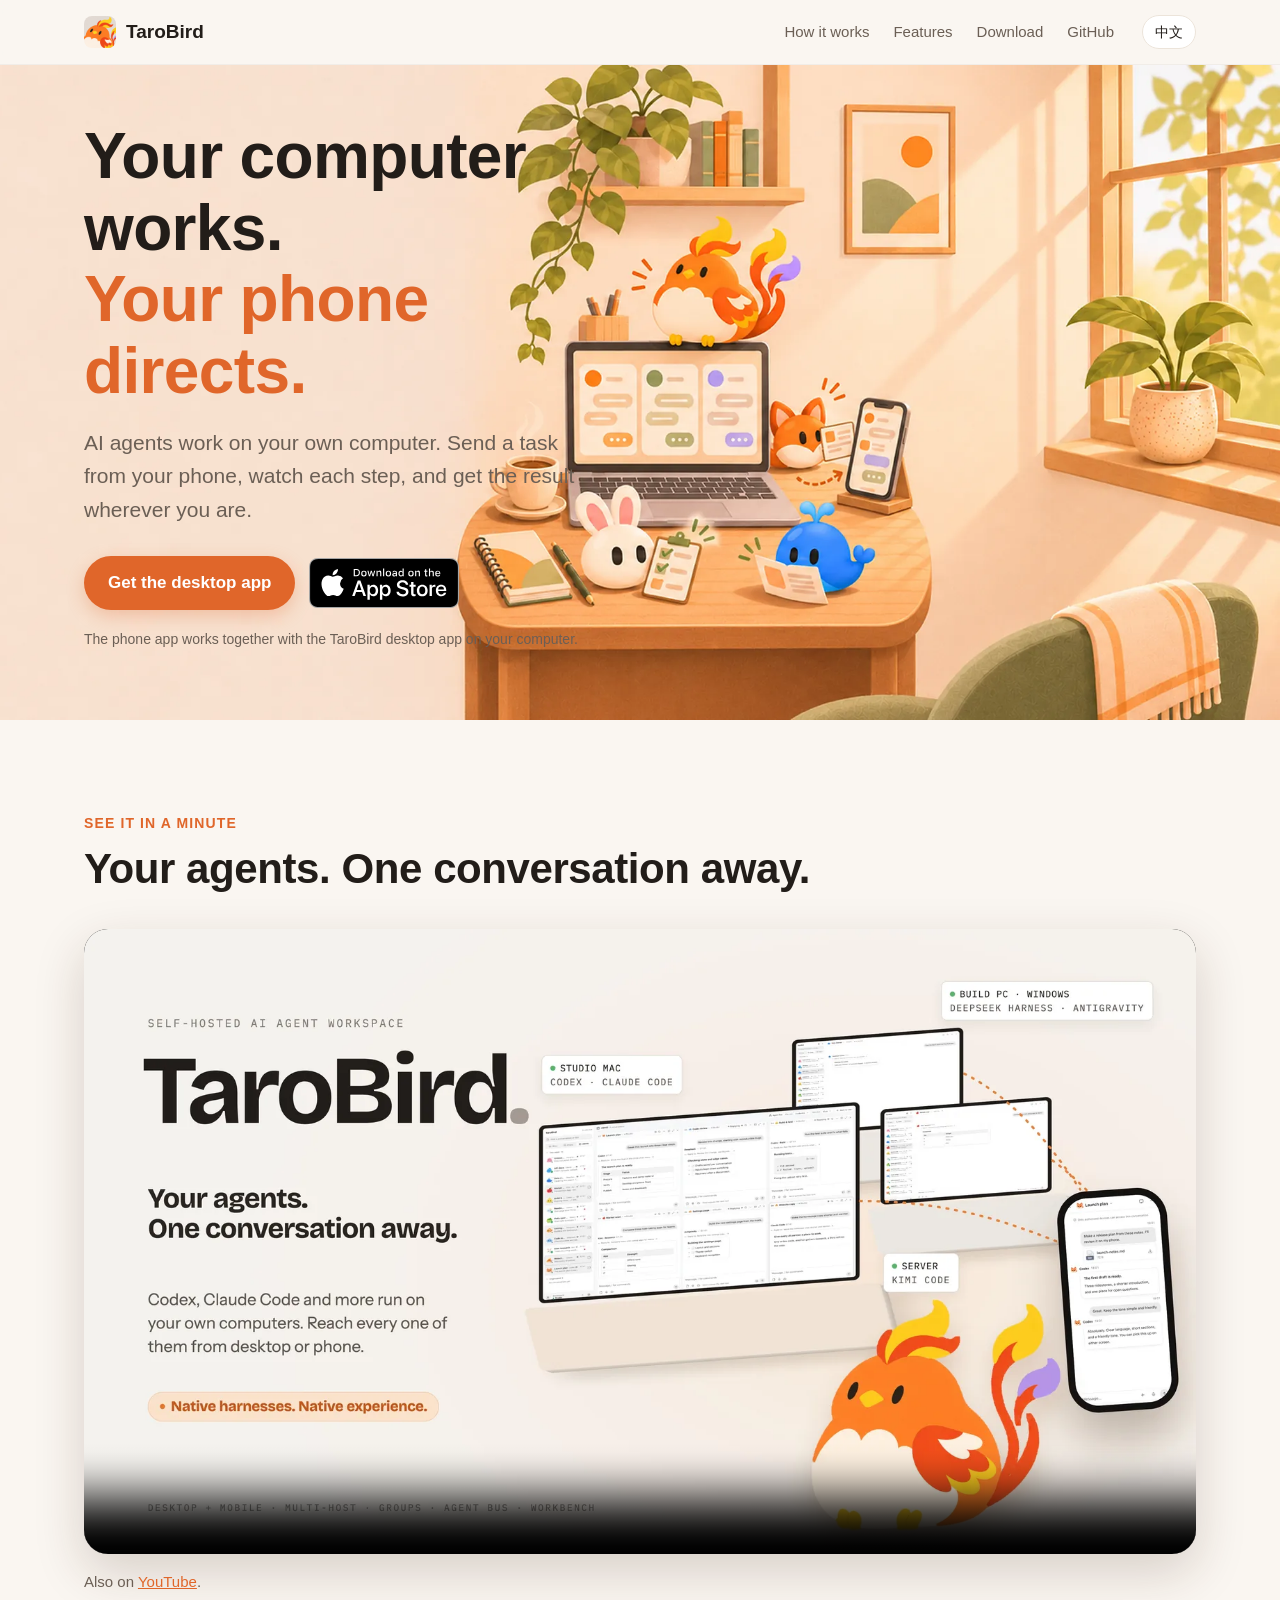
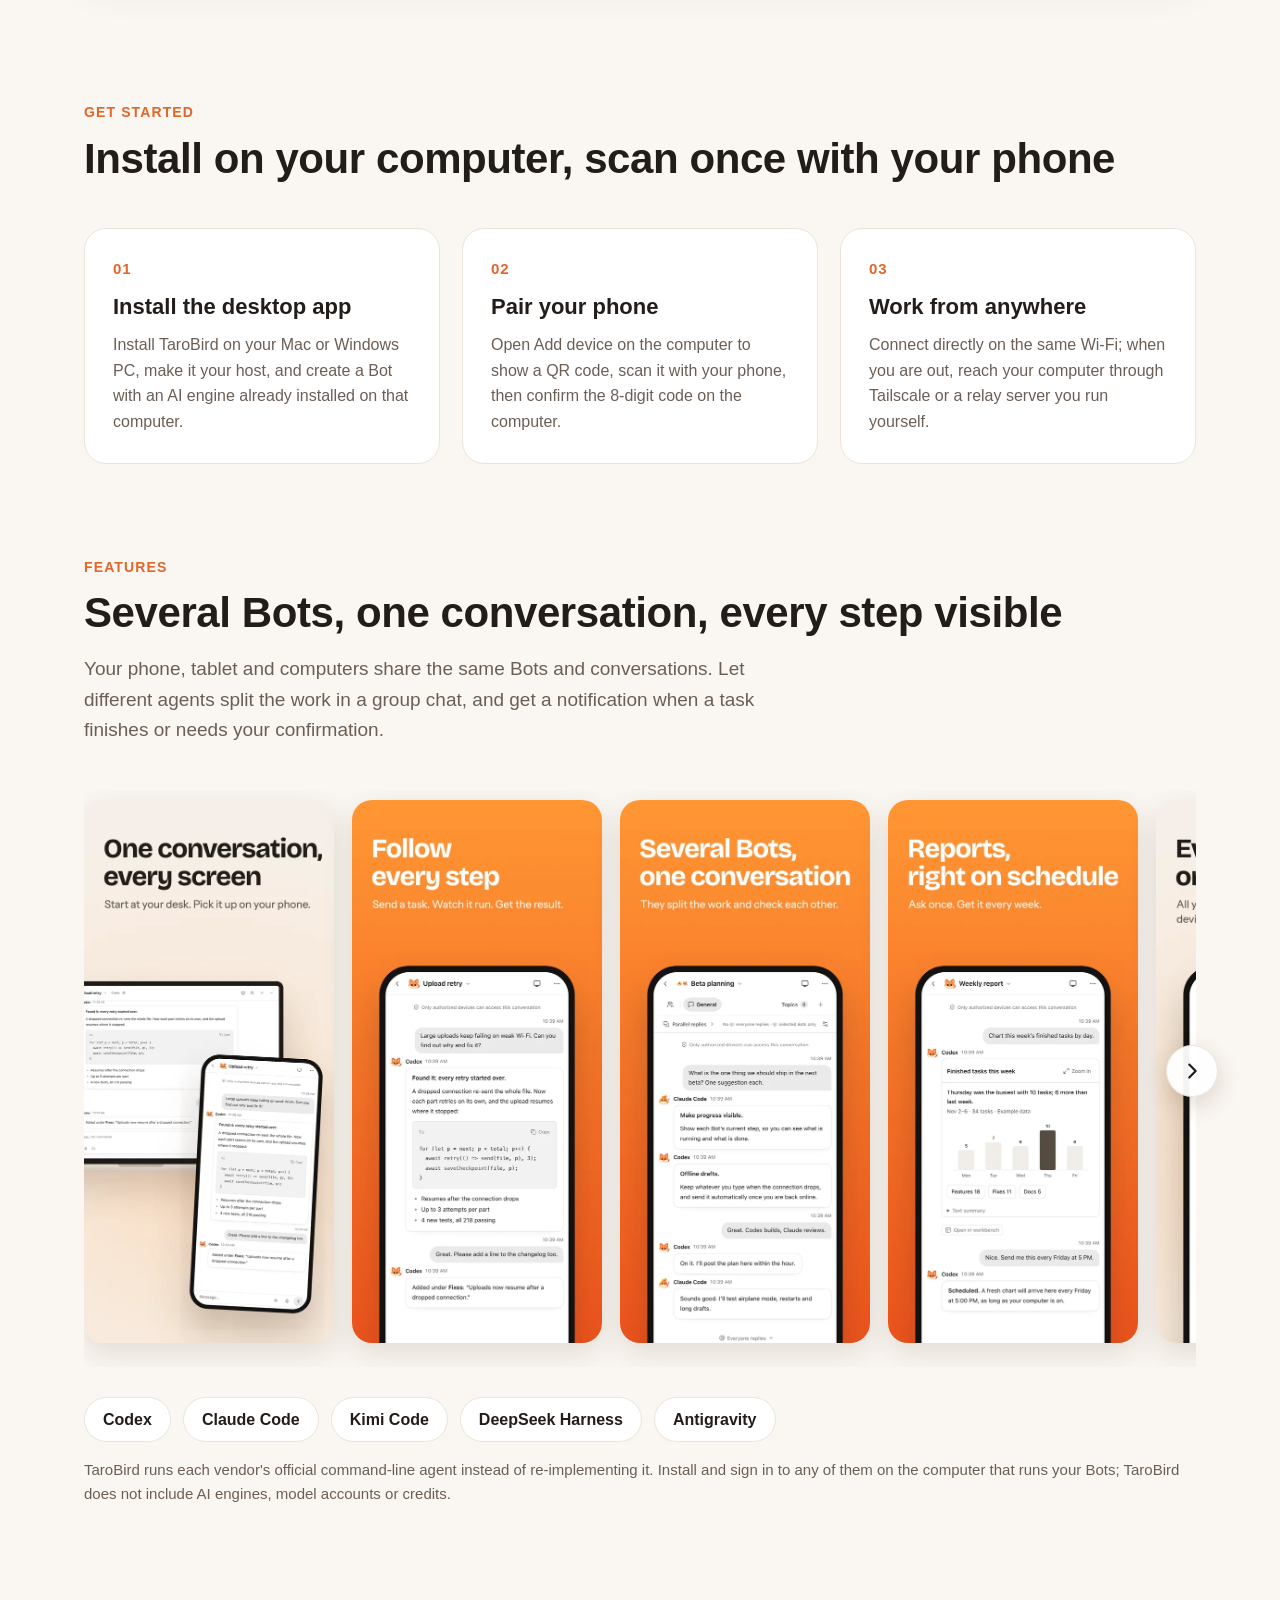
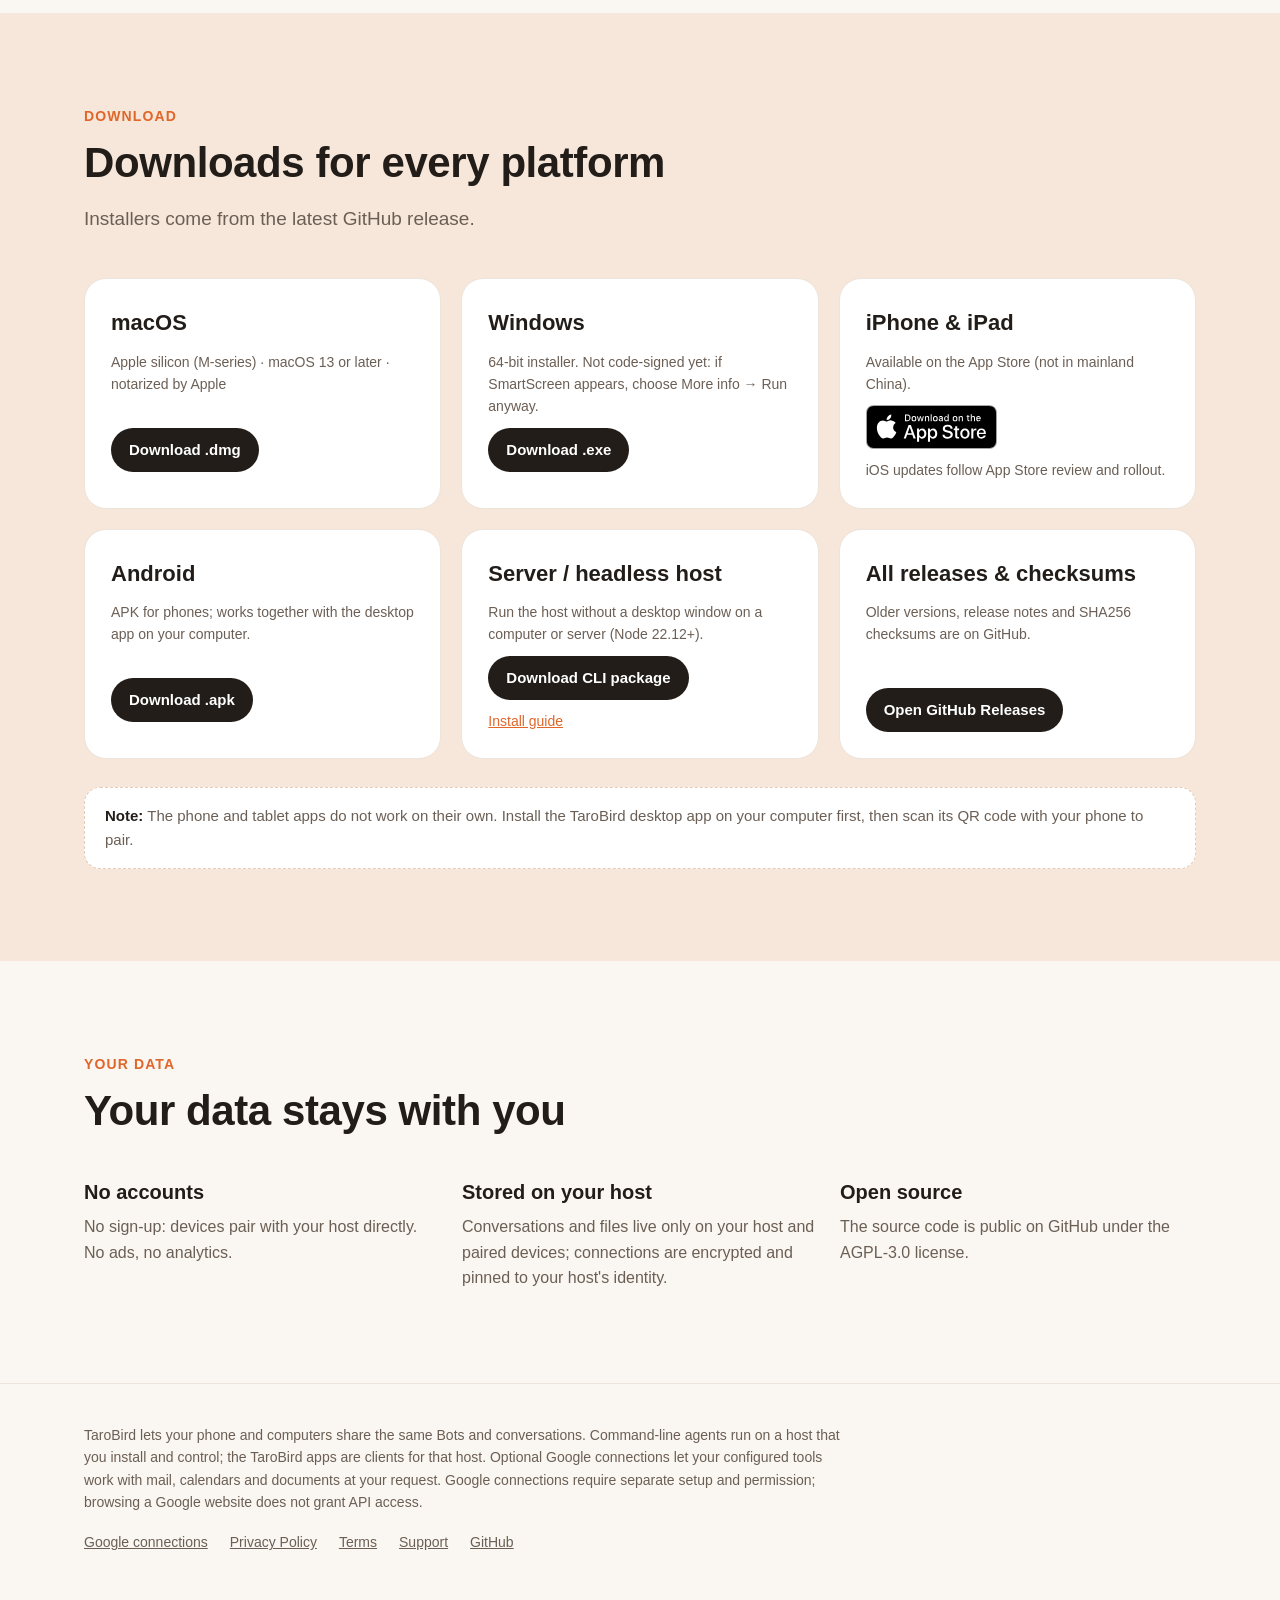
<file: index.html>
<!doctype html>
<html lang="en">
<head>
<meta charset="utf-8">
<meta name="viewport" content="width=device-width, initial-scale=1">
<title>TaroBird — 电脑干活，手机指挥 · Your computer works. Your phone directs.</title>
<meta name="description" content="TaroBird: a self-hosted workspace for the AI agents on your own computer. Send tasks from your phone, follow each step, get the results. Desktop for macOS and Windows, apps for iPhone, iPad and Android.">
<meta property="og:title" content="TaroBird — Your computer works. Your phone directs.">
<meta property="og:description" content="A self-hosted workspace for the AI agents on your own computer.">
<meta property="og:image" content="https://cloveric.github.io/tarobird-site/assets/hero.webp">
<link rel="icon" href="assets/icon.png">
<link rel="apple-touch-icon" href="assets/icon.png">
<link rel="stylesheet" href="home.css">
<script>
(function(){var s=null;try{s=localStorage.getItem('tb-lang')}catch(e){}
var l=s||'en';  // English by default; the toggle remembers the visitor's choice
document.documentElement.lang=/^zh/i.test(l)?'zh-CN':'en';})();
</script>
</head>
<body>

<header class="nav">
  <div class="wrap">
    <a class="brand" href="#"><img src="assets/icon.png" alt="">TaroBird</a>
    <nav class="links">
      <a class="hide-sm" href="#how"><span class="zh">怎么用</span><span class="en">How it works</span></a>
      <a class="hide-sm" href="#features"><span class="zh">功能</span><span class="en">Features</span></a>
      <a href="#download"><span class="zh">下载</span><span class="en">Download</span></a>
      <a class="hide-sm" href="https://github.com/cloveric/tarobird">GitHub</a>
    </nav>
    <button class="lang-btn" id="lang" type="button"><span class="zh">EN</span><span class="en">中文</span></button>
  </div>
</header>

<section class="hero" style="padding:0">
  <div class="wrap">
    <div class="hero-text">
      <h1><span class="zh">电脑干活，<br><em>手机指挥。</em></span><span class="en">Your computer works.<br><em>Your phone directs.</em></span></h1>
      <p class="lede"><span class="zh">AI 智能体在你自己的电脑上干活。在手机上派任务、看每一步进度、随时收结果。</span><span class="en">AI agents work on your own computer. Send a task from your phone, watch each step, and get the result wherever you are.</span></p>
      <div class="cta">
        <a class="btn" href="#download"><span class="zh">下载桌面端</span><span class="en">Get the desktop app</span></a>
        <a class="badge" href="https://apps.apple.com/app/tarobird/id6828071641"><img src="assets/appstore-badge.svg" alt="Download on the App Store"></a>
      </div>
      <p class="note"><span class="zh">手机端需配合电脑上的 TaroBird 桌面端使用。</span><span class="en">The phone app works together with the TaroBird desktop app on your computer.</span></p>
    </div>
  </div>
  <img class="hero-scene" src="assets/hero-scene.webp" alt="">
</section>

<section id="video" class="video-sec">
  <div class="wrap">
    <p class="eyebrow"><span class="zh">一分钟看懂</span><span class="en">See it in a minute</span></p>
    <h2><span class="zh">你的智能体，一个对话就能找到</span><span class="en">Your agents. One conversation away.</span></h2>
    <div class="video">
      <video controls playsinline preload="none" poster="assets/promo-poster.webp">
        <source src="assets/tarobird-promo.mp4" type="video/mp4">
      </video>
    </div>
    <p class="small"><span class="zh">画面文字为英文，只有配乐。也可以 <a href="https://www.youtube.com/watch?v=R0WvfGiIFiw">在 YouTube 观看</a>。</span><span class="en">Also on <a href="https://www.youtube.com/watch?v=R0WvfGiIFiw">YouTube</a>.</span></p>
  </div>
</section>

<section id="how" style="padding-top:0">
  <div class="wrap">
    <p class="eyebrow"><span class="zh">三步开始</span><span class="en">Get started</span></p>
    <h2><span class="zh">装好电脑端，手机扫一扫就能用</span><span class="en">Install on your computer, scan once with your phone</span></h2>
    <div class="steps">
      <div class="step"><div class="n">01</div>
        <h3><span class="zh">安装桌面端</span><span class="en">Install the desktop app</span></h3>
        <p><span class="zh">在 Mac 或 Windows 上安装 TaroBird，设为主机，新建 Bot 并选择电脑上已装好的 AI 引擎。</span><span class="en">Install TaroBird on your Mac or Windows PC, make it your host, and create a Bot with an AI engine already installed on that computer.</span></p></div>
      <div class="step"><div class="n">02</div>
        <h3><span class="zh">手机扫码配对</span><span class="en">Pair your phone</span></h3>
        <p><span class="zh">在电脑上打开「添加设备」显示二维码，手机扫一下，再在电脑上确认 8 位配对码。</span><span class="en">Open Add device on the computer to show a QR code, scan it with your phone, then confirm the 8-digit code on the computer.</span></p></div>
      <div class="step"><div class="n">03</div>
        <h3><span class="zh">随时随地派任务</span><span class="en">Work from anywhere</span></h3>
        <p><span class="zh">同一 Wi-Fi 直接连；外出时通过 Tailscale 或你自己部署的中转服务器连回电脑。</span><span class="en">Connect directly on the same Wi-Fi; when you are out, reach your computer through Tailscale or a relay server you run yourself.</span></p></div>
    </div>
  </div>
</section>

<section id="features" style="padding-top:0">
  <div class="wrap">
    <p class="eyebrow"><span class="zh">功能</span><span class="en">Features</span></p>
    <h2><span class="zh">多个 Bot，一个对话，进度一目了然</span><span class="en">Several Bots, one conversation, every step visible</span></h2>
    <p class="sub"><span class="zh">手机、平板和电脑共用同一套 Bot 与对话。群聊里让不同的智能体分工协作；任务完成或需要你确认时，手机会收到通知。</span><span class="en">Your phone, tablet and computers share the same Bots and conversations. Let different agents split the work in a group chat, and get a notification when a task finishes or needs your confirmation.</span></p>
    <div class="carousel">
      <button class="car-btn prev" type="button" aria-label="Previous"><svg viewBox="0 0 24 24" width="22" height="22" aria-hidden="true"><path d="M15 5l-7 7 7 7" fill="none" stroke="currentColor" stroke-width="2.4" stroke-linecap="round" stroke-linejoin="round"/></svg></button>
      <div class="gallery" id="gallery"></div>
      <button class="car-btn next" type="button" aria-label="Next"><svg viewBox="0 0 24 24" width="22" height="22" aria-hidden="true"><path d="M9 5l7 7-7 7" fill="none" stroke="currentColor" stroke-width="2.4" stroke-linecap="round" stroke-linejoin="round"/></svg></button>
    </div>
    <div class="engines">
      <span class="chip">Codex</span><span class="chip">Claude Code</span><span class="chip">Kimi Code</span><span class="chip">DeepSeek Harness</span><span class="chip">Antigravity</span>
    </div>
    <p class="small"><span class="zh">TaroBird 直接调用各家官方命令行工具，不重新实现智能体。在运行 Bot 的电脑上安装并登录任意一种即可；TaroBird 不附带 AI 引擎、模型账号或额度。</span><span class="en">TaroBird runs each vendor's official command-line agent instead of re-implementing it. Install and sign in to any of them on the computer that runs your Bots; TaroBird does not include AI engines, model accounts or credits.</span></p>
  </div>
</section>

<section id="download" class="band">
  <div class="wrap">
    <p class="eyebrow"><span class="zh">下载</span><span class="en">Download</span></p>
    <h2><span class="zh">各平台下载</span><span class="en">Downloads for every platform</span></h2>
    <p class="sub" id="rel-line"><span class="zh">安装包来自 GitHub Releases 的最新版本。</span><span class="en">Installers come from the latest GitHub release.</span></p>
    <div class="downloads">
      <div class="dl" data-os="mac"><span class="rec-tag"><span class="zh">推荐</span><span class="en">For you</span></span>
        <h3>macOS</h3>
        <p class="meta"><span class="zh">Apple 芯片（M 系列）· macOS 13 及以上 · 已通过 Apple 公证</span><span class="en">Apple silicon (M-series) · macOS 13 or later · notarized by Apple</span></p>
        <a class="go" id="dl-mac" href="https://github.com/cloveric/tarobird/releases/download/v1.5.1/TaroBird_1.5.1_aarch64.dmg"><span class="zh">下载 .dmg</span><span class="en">Download .dmg</span></a>
        <span class="meta size" id="sz-mac"></span>
      </div>
      <div class="dl" data-os="win"><span class="rec-tag"><span class="zh">推荐</span><span class="en">For you</span></span>
        <h3>Windows</h3>
        <p class="meta"><span class="zh">64 位安装程序。安装包暂未代码签名，若出现 SmartScreen 提示，请点「更多信息 → 仍要运行」。</span><span class="en">64-bit installer. Not code-signed yet: if SmartScreen appears, choose More info → Run anyway.</span></p>
        <a class="go" id="dl-win" href="https://github.com/cloveric/tarobird/releases/download/v1.5.1/TaroBird_1.5.1_x64-setup.exe"><span class="zh">下载 .exe</span><span class="en">Download .exe</span></a>
        <span class="meta size" id="sz-win"></span>
      </div>
      <div class="dl" data-os="ios"><span class="rec-tag"><span class="zh">推荐</span><span class="en">For you</span></span>
        <h3>iPhone &amp; iPad</h3>
        <p class="meta"><span class="zh">App Store 下载。中国大陆 App Store 暂未上架。</span><span class="en">Available on the App Store (not in mainland China).</span></p>
        <a class="badge" href="https://apps.apple.com/app/tarobird/id6828071641"><img src="assets/appstore-badge.svg" alt="Download on the App Store"></a>
        <span class="alt"><span class="zh">iOS 更新以 App Store 审核与发布进度为准。</span><span class="en">iOS updates follow App Store review and rollout.</span></span>
      </div>
      <div class="dl" data-os="android"><span class="rec-tag"><span class="zh">推荐</span><span class="en">For you</span></span>
        <h3>Android</h3>
        <p class="meta"><span class="zh">APK 安装包，手机端，需配合电脑上的桌面端使用。</span><span class="en">APK for phones; works together with the desktop app on your computer.</span></p>
        <a class="go" id="dl-apk" href="https://github.com/cloveric/tarobird/releases/download/v1.5.1/TaroBird_1.5.1_android.apk"><span class="zh">下载 .apk</span><span class="en">Download .apk</span></a>
        <span class="meta size" id="sz-apk"></span>
      </div>
      <div class="dl" data-os="server">
        <h3><span class="zh">服务器 / 无界面主机</span><span class="en">Server / headless host</span></h3>
        <p class="meta"><span class="zh">不开桌面窗口，在电脑或服务器上作为主机运行（需要 Node 22.12+）。</span><span class="en">Run the host without a desktop window on a computer or server (Node 22.12+).</span></p>
        <a class="go" id="dl-cli" href="https://github.com/cloveric/tarobird/releases/download/v1.5.1/tarobird-1.5.1.tgz"><span class="zh">下载 CLI 包</span><span class="en">Download CLI package</span></a>
        <span class="alt"><a href="https://github.com/cloveric/tarobird/blob/main/docs/host-cli.md"><span class="zh">安装说明</span><span class="en">Install guide</span></a></span>
      </div>
      <div class="dl">
        <h3><span class="zh">所有版本与校验</span><span class="en">All releases &amp; checksums</span></h3>
        <p class="meta"><span class="zh">历史版本、发布说明和 SHA256 校验值都在 GitHub。</span><span class="en">Older versions, release notes and SHA256 checksums are on GitHub.</span></p>
        <a class="go" href="https://github.com/cloveric/tarobird/releases"><span class="zh">打开 GitHub Releases</span><span class="en">Open GitHub Releases</span></a>
      </div>
    </div>
    <div class="req"><b><span class="zh">提示：</span><span class="en">Note:</span></b> <span class="zh">手机端（iPhone、iPad、Android）不能单独使用，请先在电脑上安装 TaroBird 桌面端，再用手机扫码配对。</span><span class="en">The phone and tablet apps do not work on their own. Install the TaroBird desktop app on your computer first, then scan its QR code with your phone to pair.</span></div>
  </div>
</section>

<section>
  <div class="wrap">
    <p class="eyebrow"><span class="zh">你的数据</span><span class="en">Your data</span></p>
    <h2><span class="zh">数据留在你自己手里</span><span class="en">Your data stays with you</span></h2>
    <div class="pillars">
      <div class="pillar"><h3><span class="zh">没有账号</span><span class="en">No accounts</span></h3><p><span class="zh">不用注册，设备直接和你的主机配对。没有广告，没有统计分析。</span><span class="en">No sign-up: devices pair with your host directly. No ads, no analytics.</span></p></div>
      <div class="pillar"><h3><span class="zh">存在你的主机上</span><span class="en">Stored on your host</span></h3><p><span class="zh">对话和文件只保存在你的主机和已配对的设备上，连接加密并绑定主机身份。</span><span class="en">Conversations and files live only on your host and paired devices; connections are encrypted and pinned to your host's identity.</span></p></div>
      <div class="pillar"><h3><span class="zh">开源</span><span class="en">Open source</span></h3><p><span class="zh">源代码在 GitHub 公开，采用 AGPL-3.0 许可证。</span><span class="en">The source code is public on GitHub under the AGPL-3.0 license.</span></p></div>
    </div>
  </div>
</section>

<footer>
  <div class="wrap">
    <p class="about"><span class="en">TaroBird lets your phone and computers share the same Bots and conversations. Command-line agents run on a host that you install and control; the TaroBird apps are clients for that host. Optional Google connections let your configured tools work with mail, calendars and documents at your request. Google connections require separate setup and permission; browsing a Google website does not grant API access.</span><span class="zh">TaroBird 让你的手机和电脑共用同一套 Bot 与对话。命令行智能体运行在你自己安装和控制的主机上，TaroBird 各端 App 都是这台主机的客户端。可选的 Google 连接可以让你配置的工具在你要求时处理邮件、日历和文档；Google 连接需要单独设置和授权，浏览 Google 网站本身不会授予 API 访问权限。</span></p>
    <div class="flinks">
      <a href="google.html"><span class="zh">Google 连接说明</span><span class="en">Google connections</span></a>
      <a href="privacy.html"><span class="zh">隐私政策</span><span class="en">Privacy Policy</span></a>
      <a href="terms.html"><span class="zh">使用条款</span><span class="en">Terms</span></a>
      <a href="support.html"><span class="zh">技术支持</span><span class="en">Support</span></a>
      <a href="https://github.com/cloveric/tarobird">GitHub</a>
    </div>
  </div>
</footer>

<script>
(function(){
  var d=document.documentElement;
  document.getElementById('lang').onclick=function(){var n=/^zh/.test(d.lang)?'en':'zh-CN';d.lang=n;try{localStorage.setItem('tb-lang',n)}catch(e){};gallery();document.getElementById('gallery').scrollLeft=0};
  function gallery(){var loc=/^zh/.test(d.lang)?'zh-Hans':'en-US',g=document.getElementById('gallery');
    g.innerHTML=['02','03','04','05','06','08'].map(function(n){return '<img loading="lazy" width="250" src="assets/shots/'+loc+'-'+n+'.webp" alt="">'}).join('')}
  gallery();
  // Carousel arrows: one click moves about one screenful of cards.
  var g=document.getElementById('gallery'),pv=document.querySelector('.car-btn.prev'),nx=document.querySelector('.car-btn.next');
  function upd(){pv.disabled=g.scrollLeft<8;nx.disabled=g.scrollLeft+g.clientWidth>=g.scrollWidth-8}
  function go(dir){var card=g.querySelector('img'),step=card?card.getBoundingClientRect().width+18:268;
    g.scrollBy({left:dir*Math.max(step,Math.floor(g.clientWidth/step)*step),behavior:'smooth'})}
  pv.onclick=function(){go(-1)};nx.onclick=function(){go(1)};
  g.addEventListener('scroll',upd,{passive:true});window.addEventListener('resize',upd);
  g.addEventListener('load',upd,true);upd();
  // Recommend the card for this visitor's platform.
  var ua=navigator.userAgent||'',os=/Android/i.test(ua)?'android':/iPhone|iPad|iPod/i.test(ua)||(/Macintosh/.test(ua)&&navigator.maxTouchPoints>1)?'ios':/Mac/i.test(ua)?'mac':/Win/i.test(ua)?'win':'';
  var rec=os&&document.querySelector('.dl[data-os="'+os+'"]'); if(rec) rec.classList.add('rec');
  // Point the buttons at the newest release (static 1.5.1 links stay if this fails).
  function mb(b){return (b/1048576).toFixed(0)+' MB'}
  fetch('https://api.github.com/repos/cloveric/tarobird/releases/latest').then(function(r){return r.ok?r.json():null}).then(function(rel){
    if(!rel||!rel.assets) return; var v=(rel.tag_name||'').replace(/^v/,'');
    var map={mac:/_aarch64\.dmg$/,win:/_x64-setup\.exe$/,apk:/_android\.apk$/,cli:/^tarobird-[\d.]+\.tgz$/};
    Object.keys(map).forEach(function(k){var a=rel.assets.filter(function(x){return map[k].test(x.name)})[0];if(!a)return;
      var el=document.getElementById('dl-'+k);if(el)el.href=a.browser_download_url;var s=document.getElementById('sz-'+k);if(s)s.textContent='v'+v+' · '+mb(a.size)});
    var line=document.getElementById('rel-line');
    if(line&&v) line.innerHTML='<span class="zh">当前最新版本：v'+v+'（来自 GitHub Releases）</span><span class="en">Latest version: v'+v+' (from GitHub Releases)</span>';
  }).catch(function(){});
})();
</script>
</body>
</html>
</file>
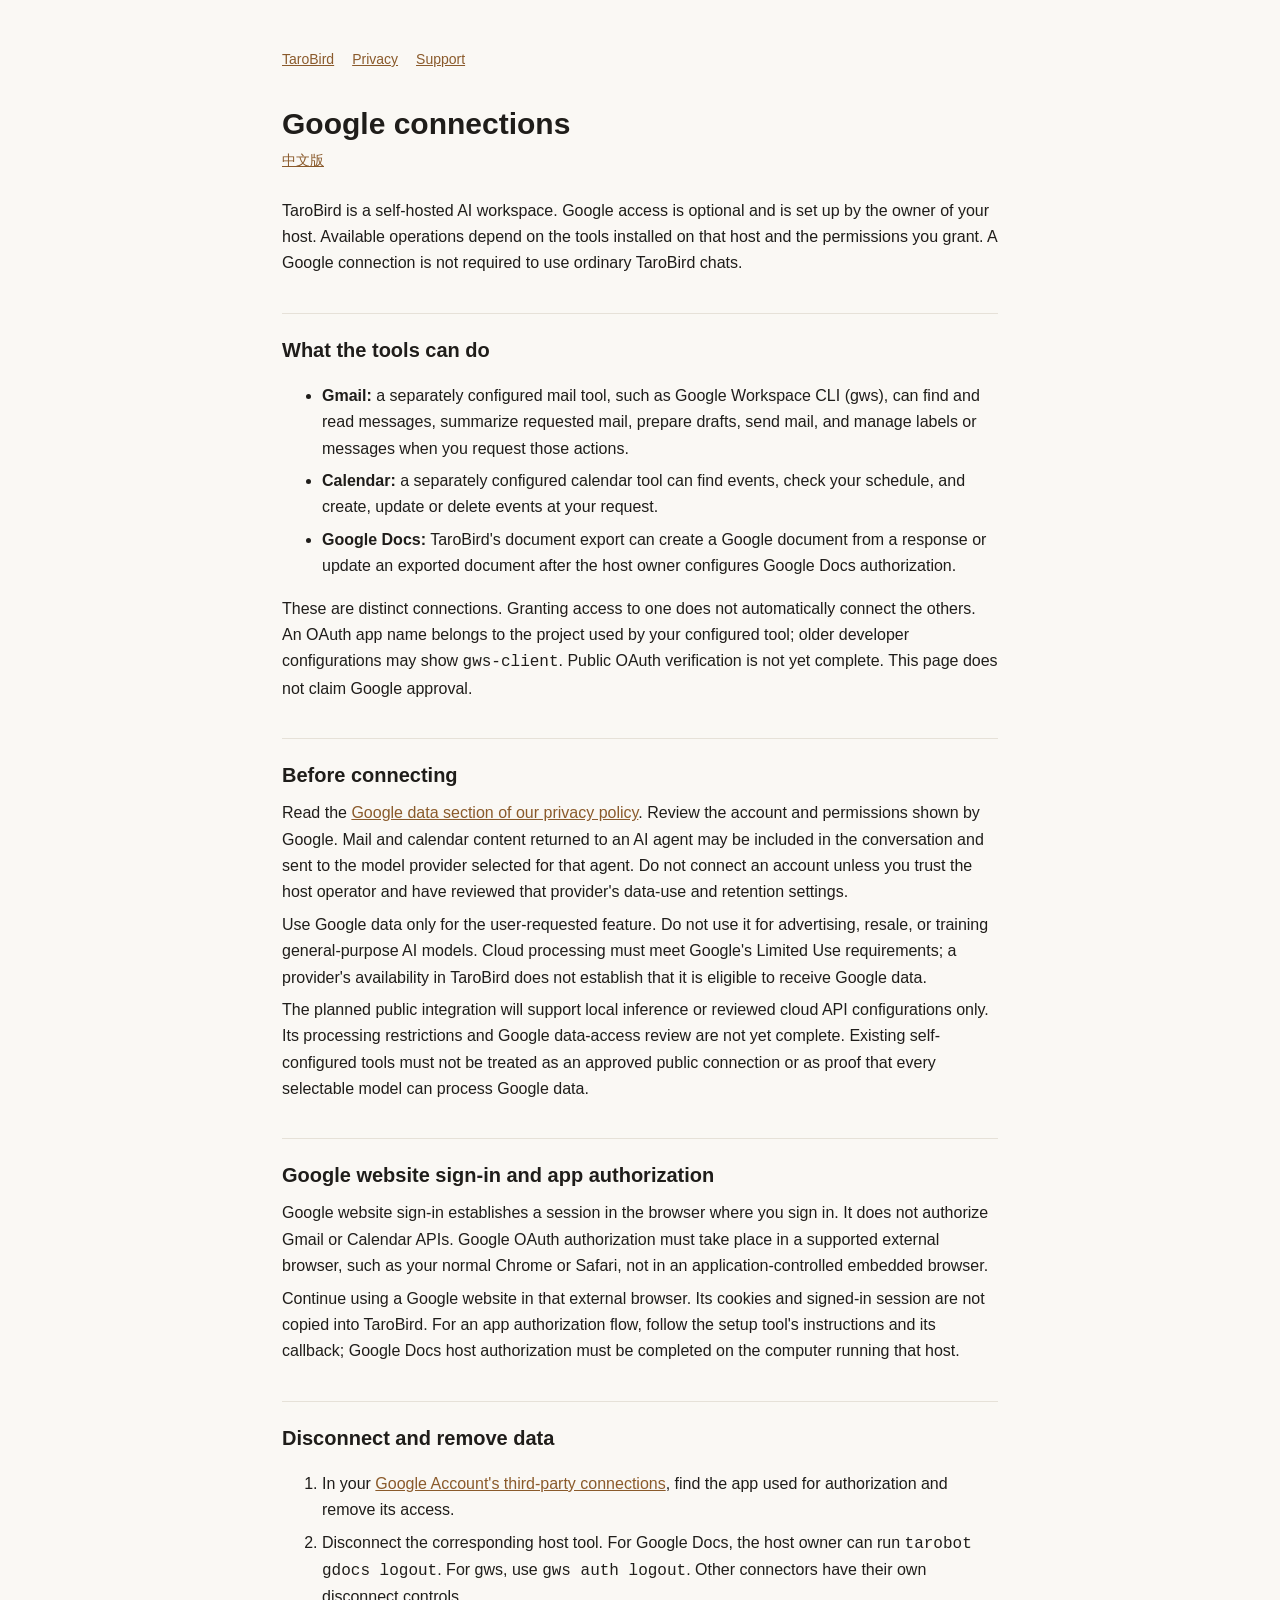
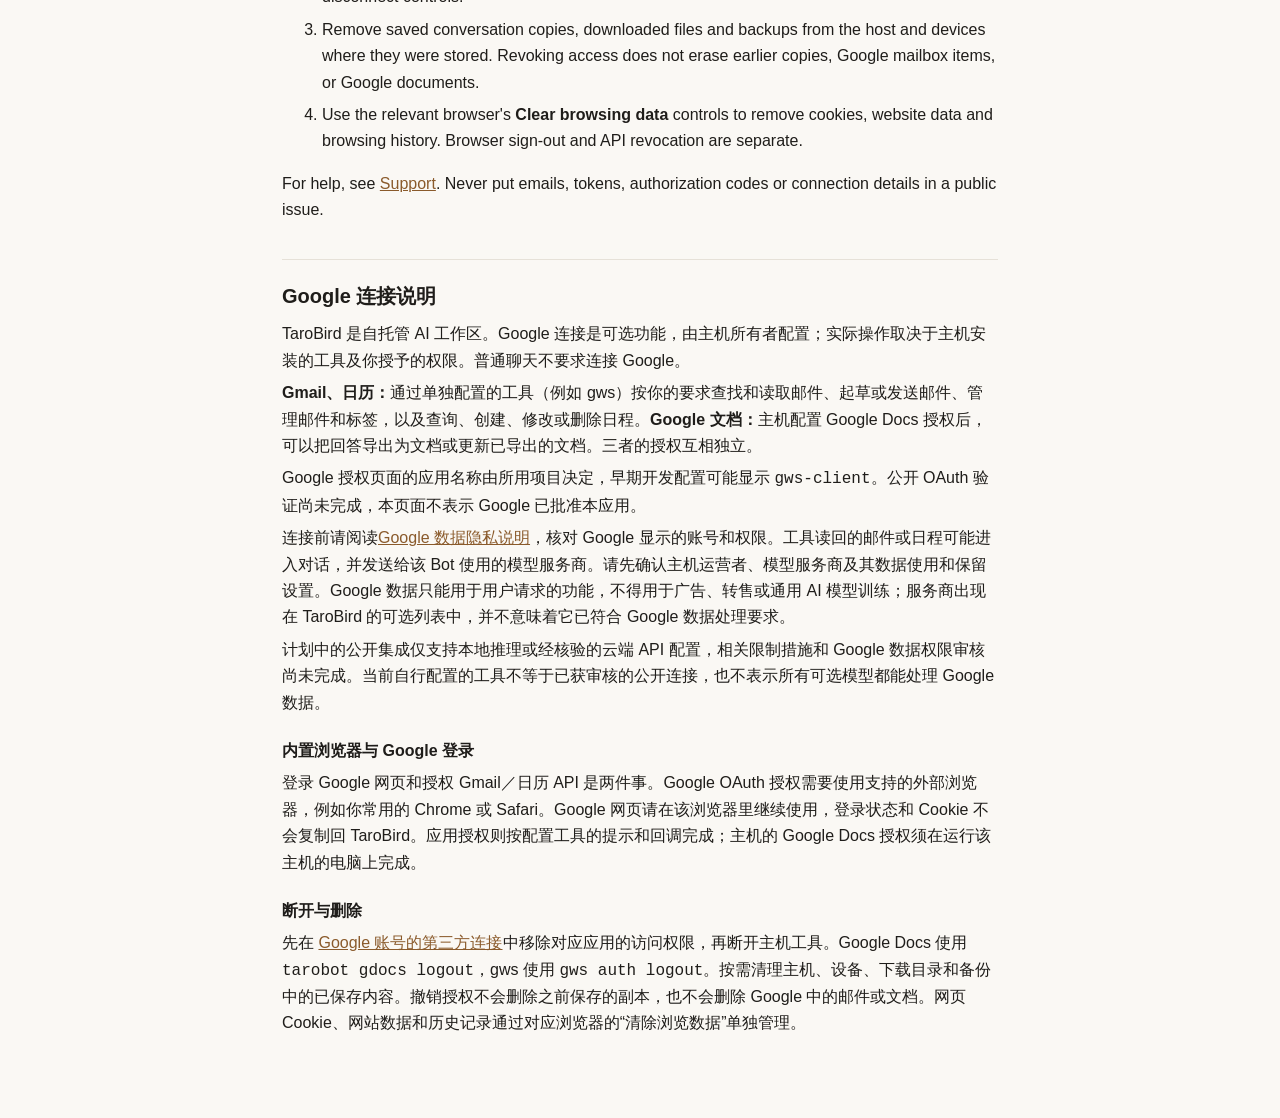
<file: google.html>
<!doctype html>
<html lang="en"><head><meta charset="utf-8"><meta name="viewport" content="width=device-width, initial-scale=1">
<title>TaroBird Google connections</title><link rel="stylesheet" href="style.css"></head>
<body><main>
<nav><a href="index.html">TaroBird</a><a href="privacy.html">Privacy</a><a href="support.html">Support</a></nav>
<h1>Google connections</h1><p class="lang"><a href="#zh">中文版</a></p>
<p>TaroBird is a self-hosted AI workspace. Google access is optional and is set up by the owner of your host. Available operations depend on the tools installed on that host and the permissions you grant. A Google connection is not required to use ordinary TaroBird chats.</p>
<h2>What the tools can do</h2>
<ul>
<li><strong>Gmail:</strong> a separately configured mail tool, such as Google Workspace CLI (gws), can find and read messages, summarize requested mail, prepare drafts, send mail, and manage labels or messages when you request those actions.</li>
<li><strong>Calendar:</strong> a separately configured calendar tool can find events, check your schedule, and create, update or delete events at your request.</li>
<li><strong>Google Docs:</strong> TaroBird's document export can create a Google document from a response or update an exported document after the host owner configures Google Docs authorization.</li>
</ul>
<p>These are distinct connections. Granting access to one does not automatically connect the others. An OAuth app name belongs to the project used by your configured tool; older developer configurations may show <code>gws-client</code>. Public OAuth verification is not yet complete. This page does not claim Google approval.</p>
<h2>Before connecting</h2>
<p>Read the <a href="privacy.html#google">Google data section of our privacy policy</a>. Review the account and permissions shown by Google. Mail and calendar content returned to an AI agent may be included in the conversation and sent to the model provider selected for that agent. Do not connect an account unless you trust the host operator and have reviewed that provider's data-use and retention settings.</p>
<p>Use Google data only for the user-requested feature. Do not use it for advertising, resale, or training general-purpose AI models. Cloud processing must meet Google's Limited Use requirements; a provider's availability in TaroBird does not establish that it is eligible to receive Google data.</p>
<p>The planned public integration will support local inference or reviewed cloud API configurations only. Its processing restrictions and Google data-access review are not yet complete. Existing self-configured tools must not be treated as an approved public connection or as proof that every selectable model can process Google data.</p>
<h2>Google website sign-in and app authorization</h2>
<p>Google website sign-in establishes a session in the browser where you sign in. It does not authorize Gmail or Calendar APIs. Google OAuth authorization must take place in a supported external browser, such as your normal Chrome or Safari, not in an application-controlled embedded browser.</p>
<p>Continue using a Google website in that external browser. Its cookies and signed-in session are not copied into TaroBird. For an app authorization flow, follow the setup tool's instructions and its callback; Google Docs host authorization must be completed on the computer running that host.</p>
<h2>Disconnect and remove data</h2>
<ol>
<li>In your <a href="https://myaccount.google.com/connections">Google Account's third-party connections</a>, find the app used for authorization and remove its access.</li>
<li>Disconnect the corresponding host tool. For Google Docs, the host owner can run <code>tarobot gdocs logout</code>. For gws, use <code>gws auth logout</code>. Other connectors have their own disconnect controls.</li>
<li>Remove saved conversation copies, downloaded files and backups from the host and devices where they were stored. Revoking access does not erase earlier copies, Google mailbox items, or Google documents.</li>
<li>Use the relevant browser's <strong>Clear browsing data</strong> controls to remove cookies, website data and browsing history. Browser sign-out and API revocation are separate.</li>
</ol>
<p>For help, see <a href="support.html">Support</a>. Never put emails, tokens, authorization codes or connection details in a public issue.</p>
<h2 id="zh">Google 连接说明</h2>
<p>TaroBird 是自托管 AI 工作区。Google 连接是可选功能，由主机所有者配置；实际操作取决于主机安装的工具及你授予的权限。普通聊天不要求连接 Google。</p>
<p><strong>Gmail、日历：</strong>通过单独配置的工具（例如 gws）按你的要求查找和读取邮件、起草或发送邮件、管理邮件和标签，以及查询、创建、修改或删除日程。<strong>Google 文档：</strong>主机配置 Google Docs 授权后，可以把回答导出为文档或更新已导出的文档。三者的授权互相独立。</p>
<p>Google 授权页面的应用名称由所用项目决定，早期开发配置可能显示 <code>gws-client</code>。公开 OAuth 验证尚未完成，本页面不表示 Google 已批准本应用。</p>
<p>连接前请阅读<a href="privacy.html#google-zh">Google 数据隐私说明</a>，核对 Google 显示的账号和权限。工具读回的邮件或日程可能进入对话，并发送给该 Bot 使用的模型服务商。请先确认主机运营者、模型服务商及其数据使用和保留设置。Google 数据只能用于用户请求的功能，不得用于广告、转售或通用 AI 模型训练；服务商出现在 TaroBird 的可选列表中，并不意味着它已符合 Google 数据处理要求。</p>
<p>计划中的公开集成仅支持本地推理或经核验的云端 API 配置，相关限制措施和 Google 数据权限审核尚未完成。当前自行配置的工具不等于已获审核的公开连接，也不表示所有可选模型都能处理 Google 数据。</p>
<h3>内置浏览器与 Google 登录</h3>
<p>登录 Google 网页和授权 Gmail／日历 API 是两件事。Google OAuth 授权需要使用支持的外部浏览器，例如你常用的 Chrome 或 Safari。Google 网页请在该浏览器里继续使用，登录状态和 Cookie 不会复制回 TaroBird。应用授权则按配置工具的提示和回调完成；主机的 Google Docs 授权须在运行该主机的电脑上完成。</p>
<h3>断开与删除</h3>
<p>先在 <a href="https://myaccount.google.com/connections">Google 账号的第三方连接</a>中移除对应应用的访问权限，再断开主机工具。Google Docs 使用 <code>tarobot gdocs logout</code>，gws 使用 <code>gws auth logout</code>。按需清理主机、设备、下载目录和备份中的已保存内容。撤销授权不会删除之前保存的副本，也不会删除 Google 中的邮件或文档。网页 Cookie、网站数据和历史记录通过对应浏览器的“清除浏览数据”单独管理。</p>
</main></body></html>
</file>
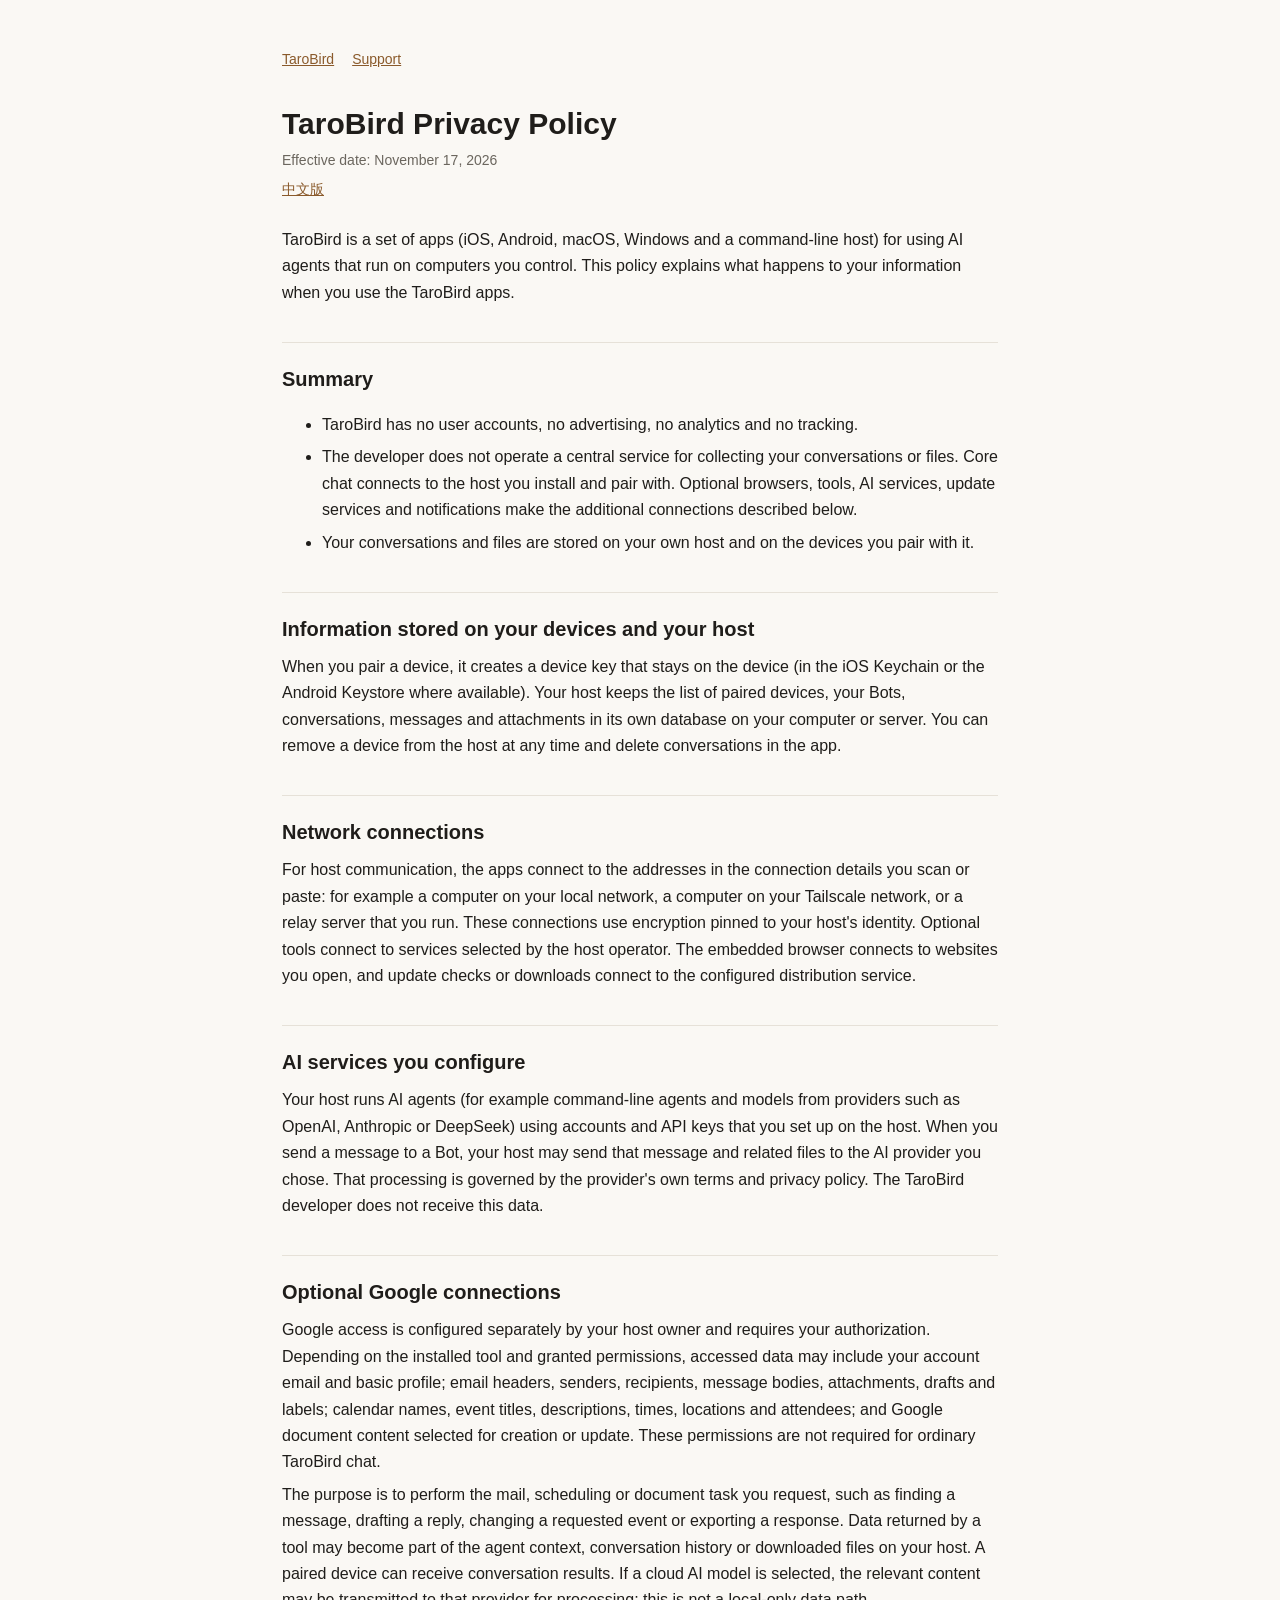
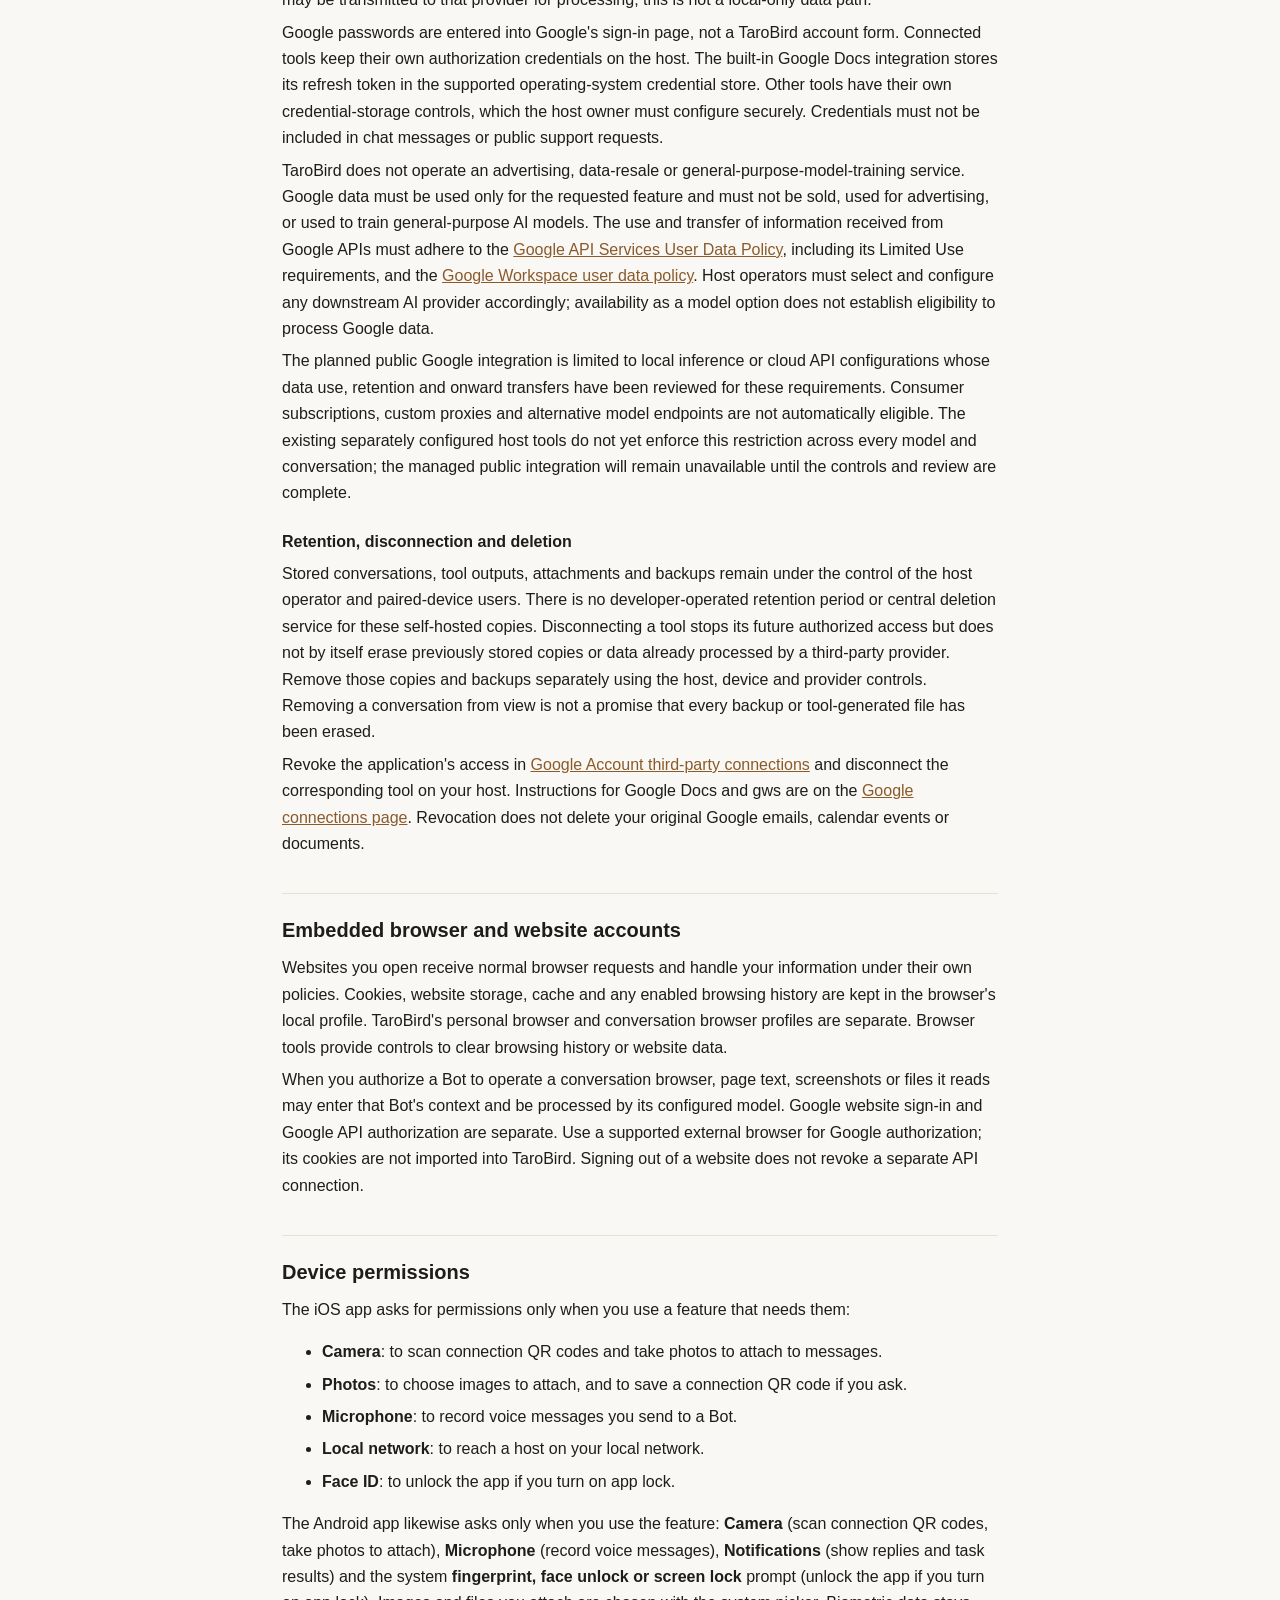
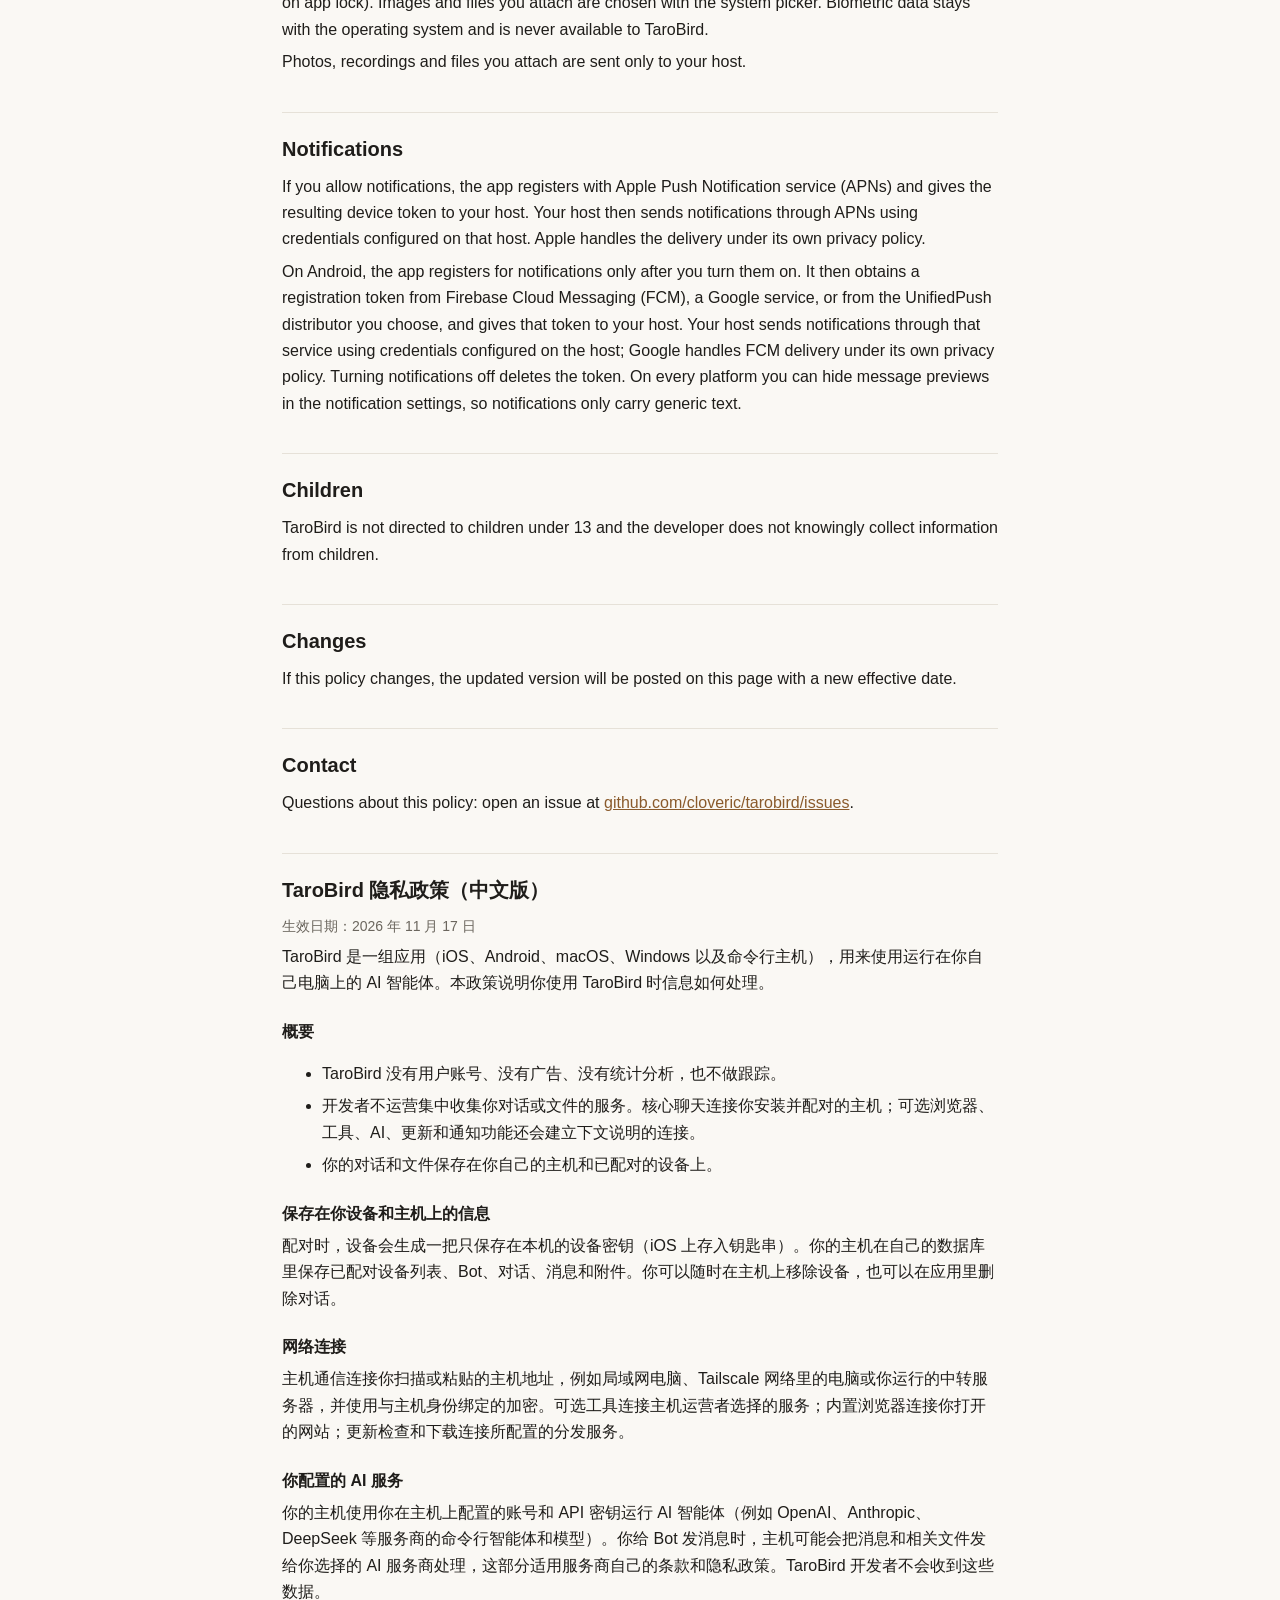
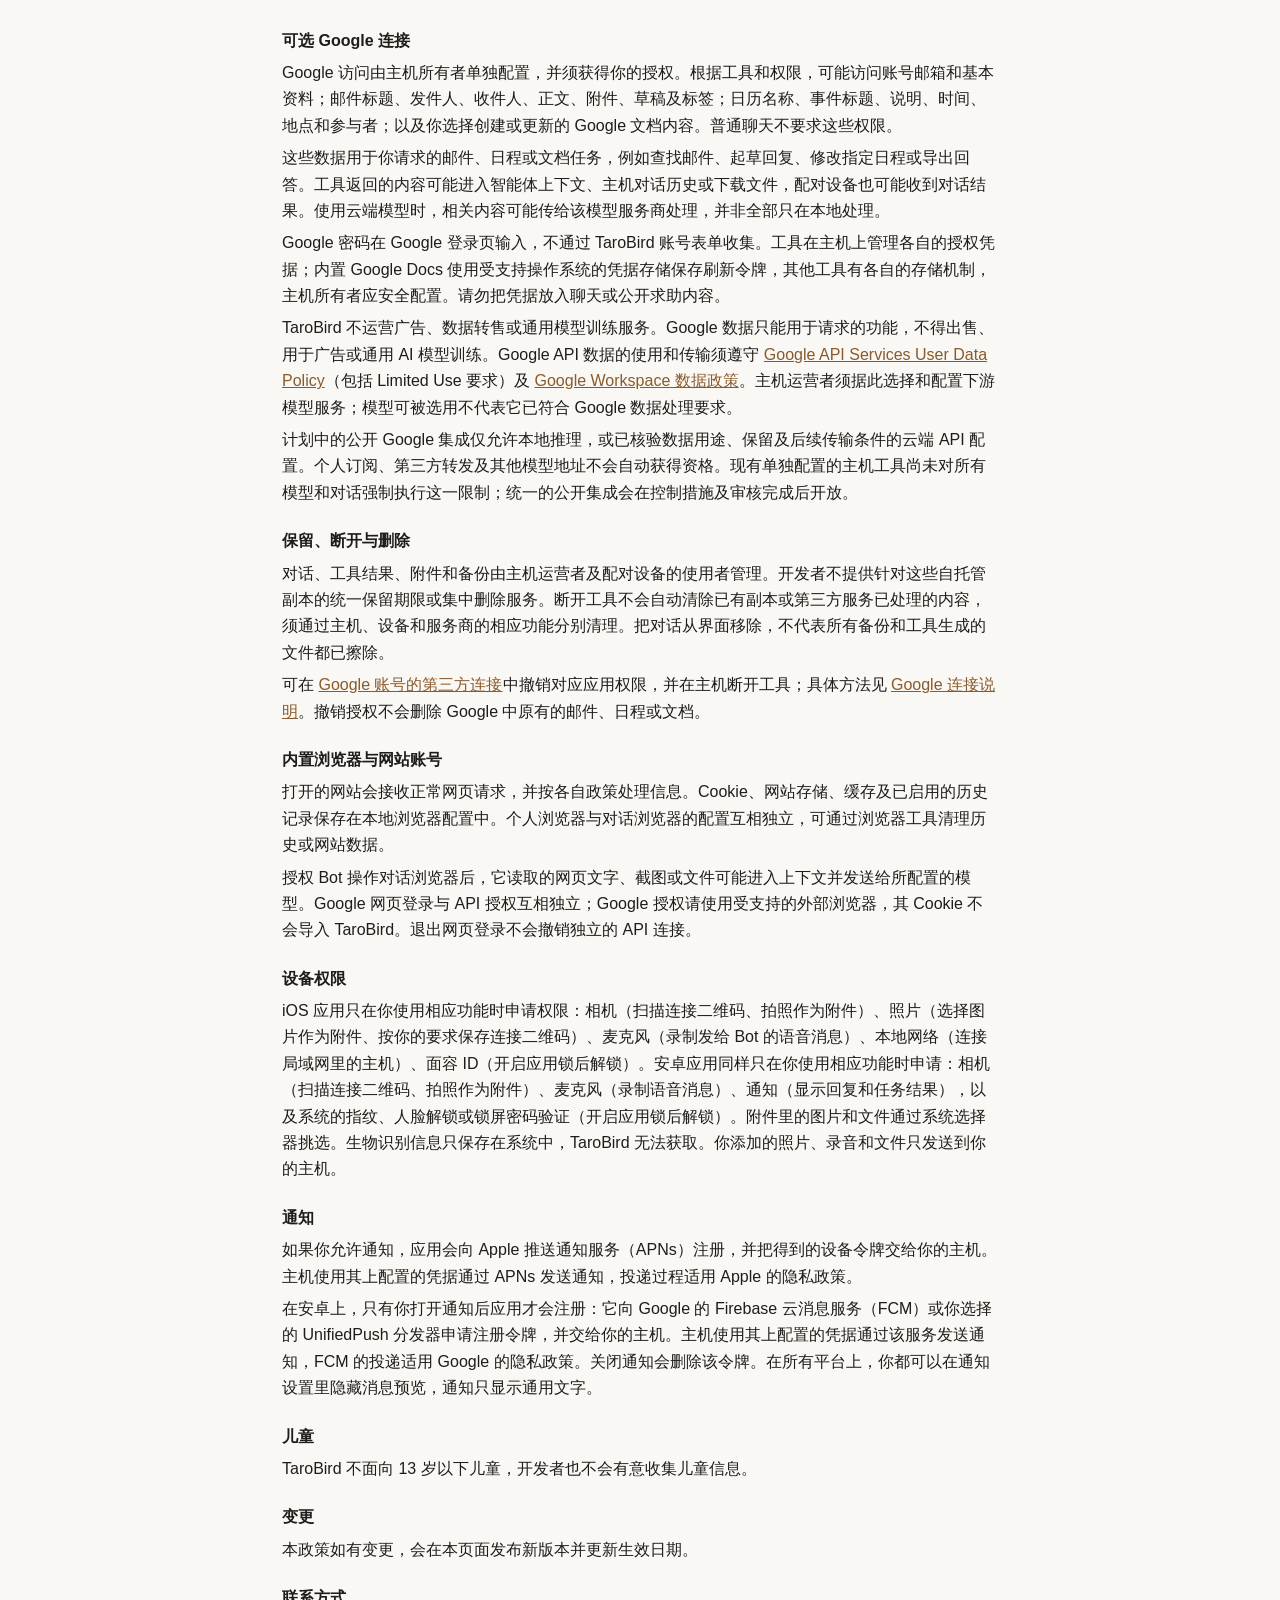
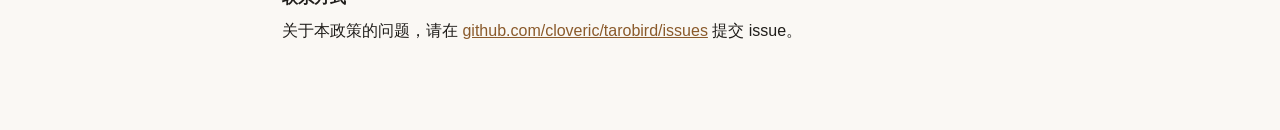
<file: privacy.html>
<!doctype html>
<html lang="en"><head><meta charset="utf-8"><meta name="viewport" content="width=device-width, initial-scale=1">
<title>TaroBird Privacy Policy</title><link rel="stylesheet" href="style.css"></head>
<body><main>
<nav><a href="index.html">TaroBird</a><a href="support.html">Support</a></nav>
<h1>TaroBird Privacy Policy</h1>
<p class="muted">Effective date: November 17, 2026</p>
<p class="lang"><a href="#zh">中文版</a></p>

<p>TaroBird is a set of apps (iOS, Android, macOS, Windows and a command-line host) for using AI agents that run on computers you control. This policy explains what happens to your information when you use the TaroBird apps.</p>

<h2>Summary</h2>
<ul>
<li>TaroBird has no user accounts, no advertising, no analytics and no tracking.</li>
<li>The developer does not operate a central service for collecting your conversations or files. Core chat connects to the host you install and pair with. Optional browsers, tools, AI services, update services and notifications make the additional connections described below.</li>
<li>Your conversations and files are stored on your own host and on the devices you pair with it.</li>
</ul>

<h2>Information stored on your devices and your host</h2>
<p>When you pair a device, it creates a device key that stays on the device (in the iOS Keychain or the Android Keystore where available). Your host keeps the list of paired devices, your Bots, conversations, messages and attachments in its own database on your computer or server. You can remove a device from the host at any time and delete conversations in the app.</p>

<h2>Network connections</h2>
<p>For host communication, the apps connect to the addresses in the connection details you scan or paste: for example a computer on your local network, a computer on your Tailscale network, or a relay server that you run. These connections use encryption pinned to your host's identity. Optional tools connect to services selected by the host operator. The embedded browser connects to websites you open, and update checks or downloads connect to the configured distribution service.</p>

<h2>AI services you configure</h2>
<p>Your host runs AI agents (for example command-line agents and models from providers such as OpenAI, Anthropic or DeepSeek) using accounts and API keys that you set up on the host. When you send a message to a Bot, your host may send that message and related files to the AI provider you chose. That processing is governed by the provider's own terms and privacy policy. The TaroBird developer does not receive this data.</p>

<h2 id="google">Optional Google connections</h2>
<p>Google access is configured separately by your host owner and requires your authorization. Depending on the installed tool and granted permissions, accessed data may include your account email and basic profile; email headers, senders, recipients, message bodies, attachments, drafts and labels; calendar names, event titles, descriptions, times, locations and attendees; and Google document content selected for creation or update. These permissions are not required for ordinary TaroBird chat.</p>
<p>The purpose is to perform the mail, scheduling or document task you request, such as finding a message, drafting a reply, changing a requested event or exporting a response. Data returned by a tool may become part of the agent context, conversation history or downloaded files on your host. A paired device can receive conversation results. If a cloud AI model is selected, the relevant content may be transmitted to that provider for processing; this is not a local-only data path.</p>
<p>Google passwords are entered into Google's sign-in page, not a TaroBird account form. Connected tools keep their own authorization credentials on the host. The built-in Google Docs integration stores its refresh token in the supported operating-system credential store. Other tools have their own credential-storage controls, which the host owner must configure securely. Credentials must not be included in chat messages or public support requests.</p>
<p>TaroBird does not operate an advertising, data-resale or general-purpose-model-training service. Google data must be used only for the requested feature and must not be sold, used for advertising, or used to train general-purpose AI models. The use and transfer of information received from Google APIs must adhere to the <a href="https://developers.google.com/terms/api-services-user-data-policy">Google API Services User Data Policy</a>, including its Limited Use requirements, and the <a href="https://developers.google.com/workspace/workspace-api-user-data-developer-policy">Google Workspace user data policy</a>. Host operators must select and configure any downstream AI provider accordingly; availability as a model option does not establish eligibility to process Google data.</p>
<p>The planned public Google integration is limited to local inference or cloud API configurations whose data use, retention and onward transfers have been reviewed for these requirements. Consumer subscriptions, custom proxies and alternative model endpoints are not automatically eligible. The existing separately configured host tools do not yet enforce this restriction across every model and conversation; the managed public integration will remain unavailable until the controls and review are complete.</p>
<h3>Retention, disconnection and deletion</h3>
<p>Stored conversations, tool outputs, attachments and backups remain under the control of the host operator and paired-device users. There is no developer-operated retention period or central deletion service for these self-hosted copies. Disconnecting a tool stops its future authorized access but does not by itself erase previously stored copies or data already processed by a third-party provider. Remove those copies and backups separately using the host, device and provider controls. Removing a conversation from view is not a promise that every backup or tool-generated file has been erased.</p>
<p>Revoke the application's access in <a href="https://myaccount.google.com/connections">Google Account third-party connections</a> and disconnect the corresponding tool on your host. Instructions for Google Docs and gws are on the <a href="google.html">Google connections page</a>. Revocation does not delete your original Google emails, calendar events or documents.</p>
<h2>Embedded browser and website accounts</h2>
<p>Websites you open receive normal browser requests and handle your information under their own policies. Cookies, website storage, cache and any enabled browsing history are kept in the browser's local profile. TaroBird's personal browser and conversation browser profiles are separate. Browser tools provide controls to clear browsing history or website data.</p>
<p>When you authorize a Bot to operate a conversation browser, page text, screenshots or files it reads may enter that Bot's context and be processed by its configured model. Google website sign-in and Google API authorization are separate. Use a supported external browser for Google authorization; its cookies are not imported into TaroBird. Signing out of a website does not revoke a separate API connection.</p>

<h2>Device permissions</h2>
<p>The iOS app asks for permissions only when you use a feature that needs them:</p>
<ul>
<li><strong>Camera</strong>: to scan connection QR codes and take photos to attach to messages.</li>
<li><strong>Photos</strong>: to choose images to attach, and to save a connection QR code if you ask.</li>
<li><strong>Microphone</strong>: to record voice messages you send to a Bot.</li>
<li><strong>Local network</strong>: to reach a host on your local network.</li>
<li><strong>Face ID</strong>: to unlock the app if you turn on app lock.</li>
</ul>
<p>The Android app likewise asks only when you use the feature: <strong>Camera</strong> (scan connection QR codes, take photos to attach), <strong>Microphone</strong> (record voice messages), <strong>Notifications</strong> (show replies and task results) and the system <strong>fingerprint, face unlock or screen lock</strong> prompt (unlock the app if you turn on app lock). Images and files you attach are chosen with the system picker. Biometric data stays with the operating system and is never available to TaroBird.</p>
<p>Photos, recordings and files you attach are sent only to your host.</p>

<h2>Notifications</h2>
<p>If you allow notifications, the app registers with Apple Push Notification service (APNs) and gives the resulting device token to your host. Your host then sends notifications through APNs using credentials configured on that host. Apple handles the delivery under its own privacy policy.</p>
<p>On Android, the app registers for notifications only after you turn them on. It then obtains a registration token from Firebase Cloud Messaging (FCM), a Google service, or from the UnifiedPush distributor you choose, and gives that token to your host. Your host sends notifications through that service using credentials configured on the host; Google handles FCM delivery under its own privacy policy. Turning notifications off deletes the token. On every platform you can hide message previews in the notification settings, so notifications only carry generic text.</p>

<h2>Children</h2>
<p>TaroBird is not directed to children under 13 and the developer does not knowingly collect information from children.</p>

<h2>Changes</h2>
<p>If this policy changes, the updated version will be posted on this page with a new effective date.</p>

<h2>Contact</h2>
<p>Questions about this policy: open an issue at <a href="https://github.com/cloveric/tarobird/issues">github.com/cloveric/tarobird/issues</a>.</p>

<h2 id="zh">TaroBird 隐私政策（中文版）</h2>
<p class="muted">生效日期：2026 年 11 月 17 日</p>
<p>TaroBird 是一组应用（iOS、Android、macOS、Windows 以及命令行主机），用来使用运行在你自己电脑上的 AI 智能体。本政策说明你使用 TaroBird 时信息如何处理。</p>
<h3>概要</h3>
<ul>
<li>TaroBird 没有用户账号、没有广告、没有统计分析，也不做跟踪。</li>
<li>开发者不运营集中收集你对话或文件的服务。核心聊天连接你安装并配对的主机；可选浏览器、工具、AI、更新和通知功能还会建立下文说明的连接。</li>
<li>你的对话和文件保存在你自己的主机和已配对的设备上。</li>
</ul>
<h3>保存在你设备和主机上的信息</h3>
<p>配对时，设备会生成一把只保存在本机的设备密钥（iOS 上存入钥匙串）。你的主机在自己的数据库里保存已配对设备列表、Bot、对话、消息和附件。你可以随时在主机上移除设备，也可以在应用里删除对话。</p>
<h3>网络连接</h3>
<p>主机通信连接你扫描或粘贴的主机地址，例如局域网电脑、Tailscale 网络里的电脑或你运行的中转服务器，并使用与主机身份绑定的加密。可选工具连接主机运营者选择的服务；内置浏览器连接你打开的网站；更新检查和下载连接所配置的分发服务。</p>
<h3>你配置的 AI 服务</h3>
<p>你的主机使用你在主机上配置的账号和 API 密钥运行 AI 智能体（例如 OpenAI、Anthropic、DeepSeek 等服务商的命令行智能体和模型）。你给 Bot 发消息时，主机可能会把消息和相关文件发给你选择的 AI 服务商处理，这部分适用服务商自己的条款和隐私政策。TaroBird 开发者不会收到这些数据。</p>
<h3 id="google-zh">可选 Google 连接</h3>
<p>Google 访问由主机所有者单独配置，并须获得你的授权。根据工具和权限，可能访问账号邮箱和基本资料；邮件标题、发件人、收件人、正文、附件、草稿及标签；日历名称、事件标题、说明、时间、地点和参与者；以及你选择创建或更新的 Google 文档内容。普通聊天不要求这些权限。</p>
<p>这些数据用于你请求的邮件、日程或文档任务，例如查找邮件、起草回复、修改指定日程或导出回答。工具返回的内容可能进入智能体上下文、主机对话历史或下载文件，配对设备也可能收到对话结果。使用云端模型时，相关内容可能传给该模型服务商处理，并非全部只在本地处理。</p>
<p>Google 密码在 Google 登录页输入，不通过 TaroBird 账号表单收集。工具在主机上管理各自的授权凭据；内置 Google Docs 使用受支持操作系统的凭据存储保存刷新令牌，其他工具有各自的存储机制，主机所有者应安全配置。请勿把凭据放入聊天或公开求助内容。</p>
<p>TaroBird 不运营广告、数据转售或通用模型训练服务。Google 数据只能用于请求的功能，不得出售、用于广告或通用 AI 模型训练。Google API 数据的使用和传输须遵守 <a href="https://developers.google.com/terms/api-services-user-data-policy">Google API Services User Data Policy</a>（包括 Limited Use 要求）及 <a href="https://developers.google.com/workspace/workspace-api-user-data-developer-policy">Google Workspace 数据政策</a>。主机运营者须据此选择和配置下游模型服务；模型可被选用不代表它已符合 Google 数据处理要求。</p>
<p>计划中的公开 Google 集成仅允许本地推理，或已核验数据用途、保留及后续传输条件的云端 API 配置。个人订阅、第三方转发及其他模型地址不会自动获得资格。现有单独配置的主机工具尚未对所有模型和对话强制执行这一限制；统一的公开集成会在控制措施及审核完成后开放。</p>
<h3>保留、断开与删除</h3>
<p>对话、工具结果、附件和备份由主机运营者及配对设备的使用者管理。开发者不提供针对这些自托管副本的统一保留期限或集中删除服务。断开工具不会自动清除已有副本或第三方服务已处理的内容，须通过主机、设备和服务商的相应功能分别清理。把对话从界面移除，不代表所有备份和工具生成的文件都已擦除。</p>
<p>可在 <a href="https://myaccount.google.com/connections">Google 账号的第三方连接</a>中撤销对应应用权限，并在主机断开工具；具体方法见 <a href="google.html">Google 连接说明</a>。撤销授权不会删除 Google 中原有的邮件、日程或文档。</p>
<h3>内置浏览器与网站账号</h3>
<p>打开的网站会接收正常网页请求，并按各自政策处理信息。Cookie、网站存储、缓存及已启用的历史记录保存在本地浏览器配置中。个人浏览器与对话浏览器的配置互相独立，可通过浏览器工具清理历史或网站数据。</p>
<p>授权 Bot 操作对话浏览器后，它读取的网页文字、截图或文件可能进入上下文并发送给所配置的模型。Google 网页登录与 API 授权互相独立；Google 授权请使用受支持的外部浏览器，其 Cookie 不会导入 TaroBird。退出网页登录不会撤销独立的 API 连接。</p>
<h3>设备权限</h3>
<p>iOS 应用只在你使用相应功能时申请权限：相机（扫描连接二维码、拍照作为附件）、照片（选择图片作为附件、按你的要求保存连接二维码）、麦克风（录制发给 Bot 的语音消息）、本地网络（连接局域网里的主机）、面容 ID（开启应用锁后解锁）。安卓应用同样只在你使用相应功能时申请：相机（扫描连接二维码、拍照作为附件）、麦克风（录制语音消息）、通知（显示回复和任务结果），以及系统的指纹、人脸解锁或锁屏密码验证（开启应用锁后解锁）。附件里的图片和文件通过系统选择器挑选。生物识别信息只保存在系统中，TaroBird 无法获取。你添加的照片、录音和文件只发送到你的主机。</p>
<h3>通知</h3>
<p>如果你允许通知，应用会向 Apple 推送通知服务（APNs）注册，并把得到的设备令牌交给你的主机。主机使用其上配置的凭据通过 APNs 发送通知，投递过程适用 Apple 的隐私政策。</p>
<p>在安卓上，只有你打开通知后应用才会注册：它向 Google 的 Firebase 云消息服务（FCM）或你选择的 UnifiedPush 分发器申请注册令牌，并交给你的主机。主机使用其上配置的凭据通过该服务发送通知，FCM 的投递适用 Google 的隐私政策。关闭通知会删除该令牌。在所有平台上，你都可以在通知设置里隐藏消息预览，通知只显示通用文字。</p>
<h3>儿童</h3>
<p>TaroBird 不面向 13 岁以下儿童，开发者也不会有意收集儿童信息。</p>
<h3>变更</h3>
<p>本政策如有变更，会在本页面发布新版本并更新生效日期。</p>
<h3>联系方式</h3>
<p>关于本政策的问题，请在 <a href="https://github.com/cloveric/tarobird/issues">github.com/cloveric/tarobird/issues</a> 提交 issue。</p>
</main></body></html>
</file>
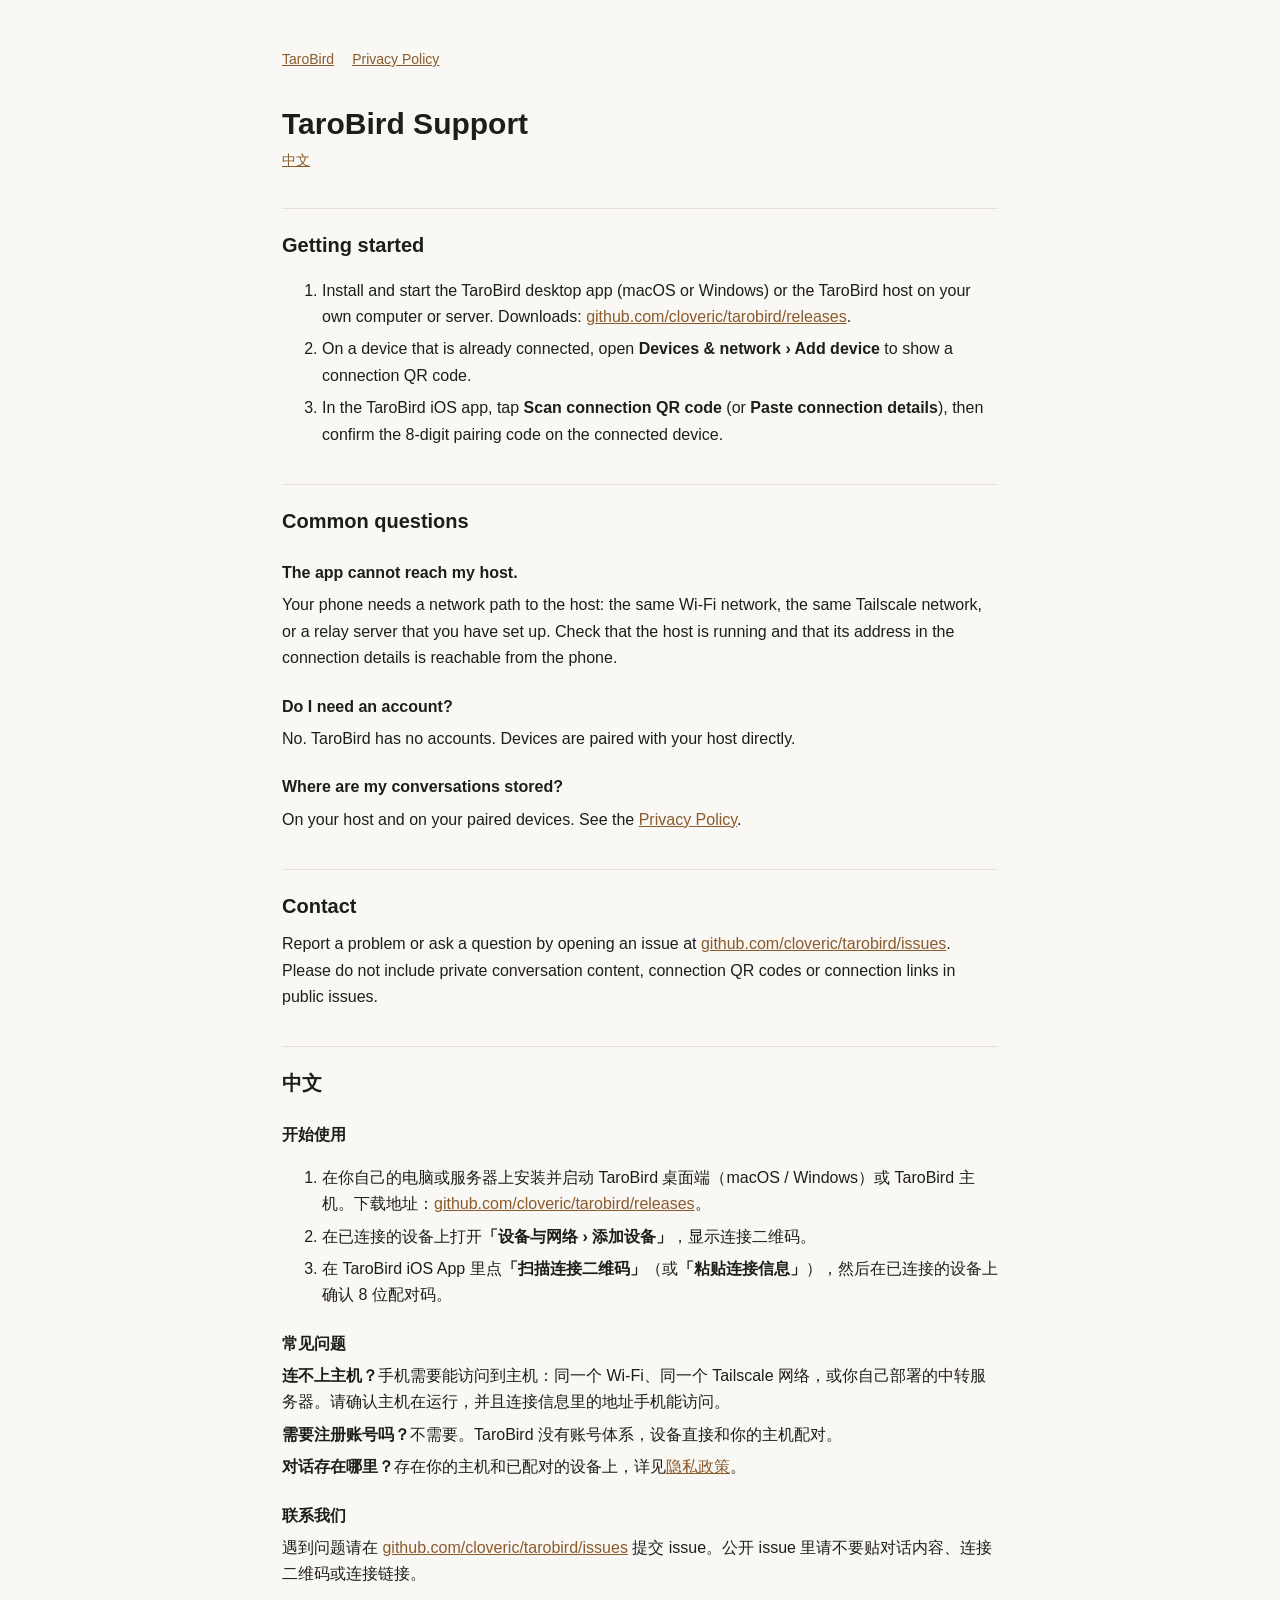
<file: support.html>
<!doctype html>
<html lang="en"><head><meta charset="utf-8"><meta name="viewport" content="width=device-width, initial-scale=1">
<title>TaroBird Support</title><link rel="stylesheet" href="style.css"></head>
<body><main>
<nav><a href="index.html">TaroBird</a><a href="privacy.html">Privacy Policy</a></nav>
<h1>TaroBird Support</h1>
<p class="lang"><a href="#zh">中文</a></p>

<h2>Getting started</h2>
<ol>
<li>Install and start the TaroBird desktop app (macOS or Windows) or the TaroBird host on your own computer or server. Downloads: <a href="https://github.com/cloveric/tarobird/releases">github.com/cloveric/tarobird/releases</a>.</li>
<li>On a device that is already connected, open <strong>Devices &amp; network › Add device</strong> to show a connection QR code.</li>
<li>In the TaroBird iOS app, tap <strong>Scan connection QR code</strong> (or <strong>Paste connection details</strong>), then confirm the 8-digit pairing code on the connected device.</li>
</ol>

<h2>Common questions</h2>
<h3>The app cannot reach my host.</h3>
<p>Your phone needs a network path to the host: the same Wi-Fi network, the same Tailscale network, or a relay server that you have set up. Check that the host is running and that its address in the connection details is reachable from the phone.</p>
<h3>Do I need an account?</h3>
<p>No. TaroBird has no accounts. Devices are paired with your host directly.</p>
<h3>Where are my conversations stored?</h3>
<p>On your host and on your paired devices. See the <a href="privacy.html">Privacy Policy</a>.</p>

<h2>Contact</h2>
<p>Report a problem or ask a question by opening an issue at <a href="https://github.com/cloveric/tarobird/issues">github.com/cloveric/tarobird/issues</a>. Please do not include private conversation content, connection QR codes or connection links in public issues.</p>

<h2 id="zh">中文</h2>
<h3>开始使用</h3>
<ol>
<li>在你自己的电脑或服务器上安装并启动 TaroBird 桌面端（macOS / Windows）或 TaroBird 主机。下载地址：<a href="https://github.com/cloveric/tarobird/releases">github.com/cloveric/tarobird/releases</a>。</li>
<li>在已连接的设备上打开<strong>「设备与网络 › 添加设备」</strong>，显示连接二维码。</li>
<li>在 TaroBird iOS App 里点<strong>「扫描连接二维码」</strong>（或<strong>「粘贴连接信息」</strong>），然后在已连接的设备上确认 8 位配对码。</li>
</ol>
<h3>常见问题</h3>
<p><strong>连不上主机？</strong>手机需要能访问到主机：同一个 Wi-Fi、同一个 Tailscale 网络，或你自己部署的中转服务器。请确认主机在运行，并且连接信息里的地址手机能访问。</p>
<p><strong>需要注册账号吗？</strong>不需要。TaroBird 没有账号体系，设备直接和你的主机配对。</p>
<p><strong>对话存在哪里？</strong>存在你的主机和已配对的设备上，详见<a href="privacy.html">隐私政策</a>。</p>
<h3>联系我们</h3>
<p>遇到问题请在 <a href="https://github.com/cloveric/tarobird/issues">github.com/cloveric/tarobird/issues</a> 提交 issue。公开 issue 里请不要贴对话内容、连接二维码或连接链接。</p>
</main></body></html>
</file>
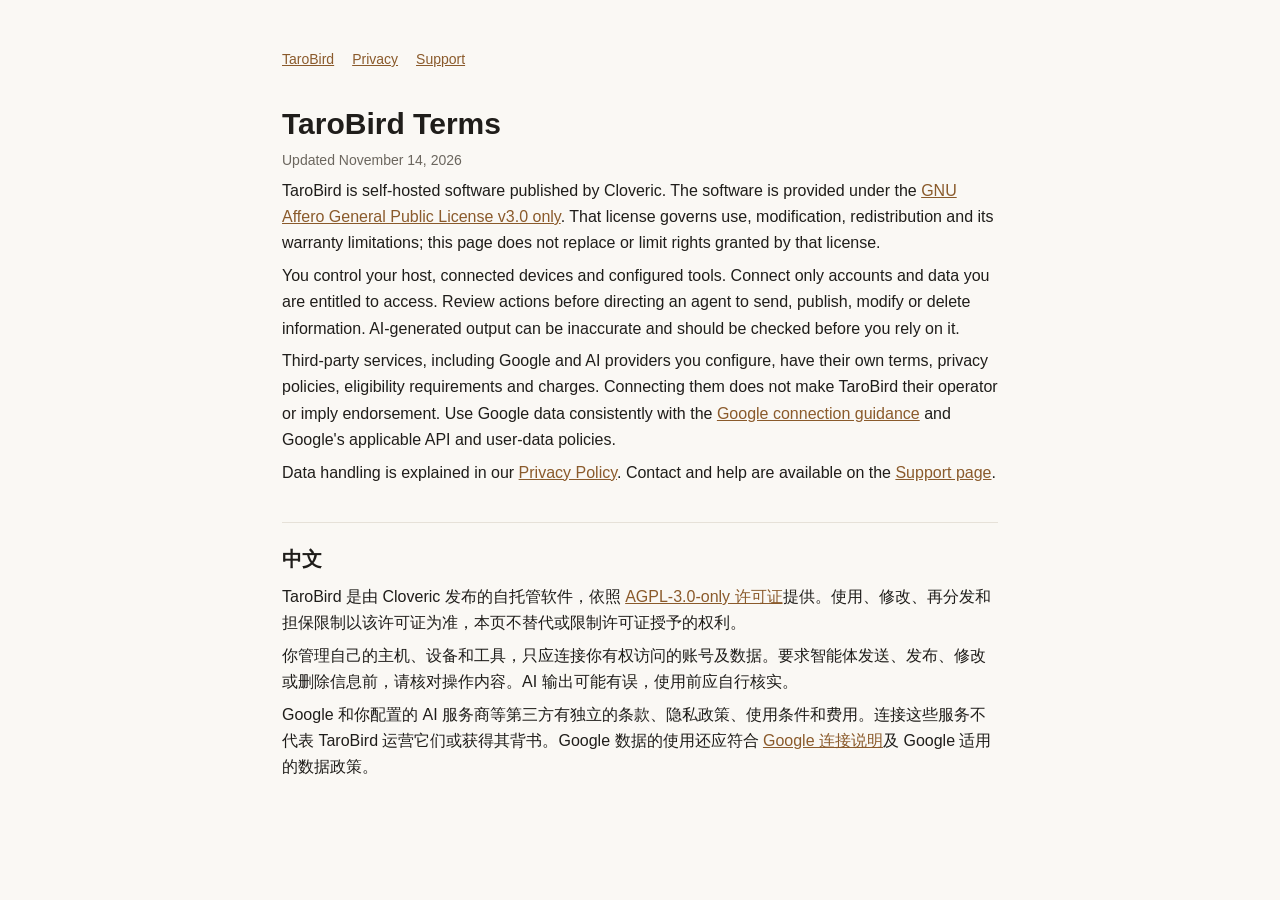
<file: terms.html>
<!doctype html>
<html lang="en"><head><meta charset="utf-8"><meta name="viewport" content="width=device-width, initial-scale=1">
<title>TaroBird Terms</title><link rel="stylesheet" href="style.css"></head>
<body><main><nav><a href="index.html">TaroBird</a><a href="privacy.html">Privacy</a><a href="support.html">Support</a></nav>
<h1>TaroBird Terms</h1><p class="muted">Updated November 14, 2026</p>
<p>TaroBird is self-hosted software published by Cloveric. The software is provided under the <a href="https://github.com/cloveric/tarobird/blob/main/LICENSE">GNU Affero General Public License v3.0 only</a>. That license governs use, modification, redistribution and its warranty limitations; this page does not replace or limit rights granted by that license.</p>
<p>You control your host, connected devices and configured tools. Connect only accounts and data you are entitled to access. Review actions before directing an agent to send, publish, modify or delete information. AI-generated output can be inaccurate and should be checked before you rely on it.</p>
<p>Third-party services, including Google and AI providers you configure, have their own terms, privacy policies, eligibility requirements and charges. Connecting them does not make TaroBird their operator or imply endorsement. Use Google data consistently with the <a href="google.html">Google connection guidance</a> and Google's applicable API and user-data policies.</p>
<p>Data handling is explained in our <a href="privacy.html">Privacy Policy</a>. Contact and help are available on the <a href="support.html">Support page</a>.</p>
<h2>中文</h2>
<p>TaroBird 是由 Cloveric 发布的自托管软件，依照 <a href="https://github.com/cloveric/tarobird/blob/main/LICENSE">AGPL-3.0-only 许可证</a>提供。使用、修改、再分发和担保限制以该许可证为准，本页不替代或限制许可证授予的权利。</p>
<p>你管理自己的主机、设备和工具，只应连接你有权访问的账号及数据。要求智能体发送、发布、修改或删除信息前，请核对操作内容。AI 输出可能有误，使用前应自行核实。</p>
<p>Google 和你配置的 AI 服务商等第三方有独立的条款、隐私政策、使用条件和费用。连接这些服务不代表 TaroBird 运营它们或获得其背书。Google 数据的使用还应符合 <a href="google.html">Google 连接说明</a>及 Google 适用的数据政策。</p>
</main></body></html>
</file>
<file: home.css>
:root{--ink:#221d19;--muted:#6b5f55;--bg:#faf6f1;--card:#fff;--line:#ece4da;--orange:#e0662a;--orange-2:#f08a3c;--apricot:#f6e7da;--radius:22px}
*{box-sizing:border-box}
html{scroll-behavior:smooth}
body{margin:0;background:var(--bg);color:var(--ink);font:17px/1.6 -apple-system,BlinkMacSystemFont,"PingFang SC","Hiragino Sans GB","Helvetica Neue",Arial,sans-serif;-webkit-font-smoothing:antialiased}
a{color:inherit}
html[lang^=zh] .en,html[lang=en] .zh{display:none!important}
.wrap{max-width:1160px;margin:0 auto;padding:0 24px}

/* nav */
.nav{position:sticky;top:0;z-index:10;background:rgba(250,246,241,.86);backdrop-filter:saturate(1.4) blur(14px);-webkit-backdrop-filter:saturate(1.4) blur(14px);border-bottom:1px solid rgba(0,0,0,.04)}
.nav .wrap{display:flex;align-items:center;gap:28px;height:64px}
.brand{display:flex;align-items:center;gap:10px;font-weight:700;font-size:19px;text-decoration:none}
.brand img{width:32px;height:32px;border-radius:8px}
.nav .links{display:flex;gap:24px;margin-left:auto;font-size:15px}
.nav .links a{text-decoration:none;color:var(--muted)}
.nav .links a:hover{color:var(--ink)}
.lang-btn{border:1px solid var(--line);background:#fff;border-radius:999px;padding:5px 12px;font:inherit;font-size:14px;cursor:pointer;color:var(--ink)}

/* hero */
.hero{position:relative;overflow:hidden;background:#f5e6da url(assets/hero.webp) right center/cover no-repeat;min-height:560px}
.hero .wrap{position:relative;display:flex;align-items:center;min-height:560px}
.hero-text{max-width:500px;padding:56px 0}
.hero h1{font-size:64px;line-height:1.12;letter-spacing:-.01em;margin:0 0 18px;font-weight:700}
.hero h1 em{font-style:normal;color:var(--orange)}
.hero p.lede{font-size:21px;color:var(--muted);margin:0 0 30px}
.cta{display:flex;flex-wrap:wrap;gap:14px;align-items:center}
.btn{display:inline-flex;align-items:center;gap:8px;background:var(--orange);color:#fff;text-decoration:none;font-weight:600;padding:13px 24px;border-radius:999px;font-size:17px;box-shadow:0 6px 18px rgba(224,102,42,.28)}
.btn:hover{background:#d45a1f}
.badge img{height:50px;display:block}
.hero .note{margin-top:18px;font-size:14px;color:var(--muted)}
.hero-scene{display:none}

/* sections */
section{padding:92px 0}
.eyebrow{color:var(--orange);font-weight:700;font-size:14px;letter-spacing:.08em;text-transform:uppercase;margin:0 0 10px}
h2{font-size:42px;line-height:1.2;margin:0 0 16px;letter-spacing:-.01em}
.sub{color:var(--muted);font-size:19px;max-width:720px;margin:0}

.video{margin-top:34px;border-radius:24px;overflow:hidden;background:#000;box-shadow:0 18px 50px rgba(60,35,15,.18);aspect-ratio:16/9}
.video video{display:block;width:100%;height:100%}
.small a{color:var(--orange)}
.steps{display:grid;grid-template-columns:repeat(3,1fr);gap:22px;margin-top:44px}
.step{background:var(--card);border:1px solid var(--line);border-radius:var(--radius);padding:28px}
.step .n{font-weight:800;color:var(--orange);font-size:15px;letter-spacing:.06em}
.step h3{font-size:22px;margin:8px 0 8px}
.step p{margin:0;color:var(--muted);font-size:16px}

.carousel{position:relative;margin-top:44px}
.gallery{display:flex;gap:18px;overflow-x:auto;scroll-snap-type:x mandatory;scroll-behavior:smooth;padding:10px 2px 24px;scrollbar-width:none;-ms-overflow-style:none}
.gallery::-webkit-scrollbar{display:none}
.car-btn{position:absolute;top:calc(50% - 7px);transform:translateY(-50%);z-index:2;width:52px;height:52px;border-radius:50%;border:1px solid var(--line);background:rgba(255,255,255,.95);color:var(--ink);display:flex;align-items:center;justify-content:center;cursor:pointer;box-shadow:0 8px 24px rgba(60,35,15,.16);transition:opacity .2s,transform .2s,background .2s}
.car-btn:hover{background:#fff;transform:translateY(-50%) scale(1.06)}
.car-btn.prev{left:-22px}.car-btn.next{right:-22px}
.car-btn[disabled]{opacity:0;pointer-events:none}
.gallery img{width:250px;flex:0 0 auto;border-radius:20px;scroll-snap-align:start;box-shadow:0 10px 30px rgba(60,35,15,.12)}

.engines{display:flex;flex-wrap:wrap;gap:12px;margin-top:30px}
.chip{background:#fff;border:1px solid var(--line);border-radius:999px;padding:9px 18px;font-weight:600;font-size:16px}
.small{font-size:15px;color:var(--muted);margin-top:16px}

.band{background:var(--apricot)}
.downloads{display:grid;grid-template-columns:repeat(3,1fr);gap:20px;margin-top:44px}
.dl{background:#fff;border:1px solid var(--line);border-radius:var(--radius);padding:26px;display:flex;flex-direction:column;gap:10px;position:relative}
.dl.rec{border-color:var(--orange);box-shadow:0 0 0 3px rgba(224,102,42,.14)}
.dl .rec-tag{display:none;position:absolute;top:-12px;left:22px;background:var(--orange);color:#fff;font-size:12px;font-weight:700;padding:3px 10px;border-radius:999px}
.dl.rec .rec-tag{display:block}
.dl h3{margin:0;font-size:22px}
.dl .meta{color:var(--muted);font-size:14px;margin:0}
.dl .go{margin-top:auto;align-self:flex-start;display:inline-flex;gap:8px;align-items:center;text-decoration:none;font-weight:600;background:var(--ink);color:#fff;padding:10px 18px;border-radius:999px;font-size:15px}
.dl .go:hover{background:#000}
.dl .alt{font-size:14px;color:var(--muted)}
.dl .alt a{color:var(--orange)}
.dl .badge img{height:44px}
.req{margin-top:28px;background:#fff;border:1px dashed #e2cdb9;border-radius:16px;padding:16px 20px;color:var(--muted);font-size:15px}
.req b{color:var(--ink)}

.pillars{display:grid;grid-template-columns:repeat(3,1fr);gap:22px;margin-top:40px}
.pillar h3{font-size:20px;margin:0 0 6px}
.pillar p{margin:0;color:var(--muted);font-size:16px}

footer{border-top:1px solid var(--line);padding:40px 0 56px;color:var(--muted);font-size:14px}
footer .about{max-width:760px;margin:0 0 18px}
footer .flinks{display:flex;flex-wrap:wrap;gap:8px 22px}
footer a{color:var(--muted)}

@media (max-width:900px){
  .hero{background:#f5e6da;min-height:0}
  .hero .wrap{display:block;min-height:0}
  .hero-text{padding:44px 0 18px;max-width:none}
  .hero h1{font-size:46px}
  .hero-scene{display:block;width:calc(100% + 48px);margin:0 -24px;height:auto}
  .steps,.downloads,.pillars{grid-template-columns:1fr}
  h2{font-size:32px}
  section{padding:64px 0}
  .nav .links a.hide-sm{display:none}
  .car-btn{width:42px;height:42px}.car-btn.prev{left:-6px}.car-btn.next{right:-6px}
}
</file>
<file: style.css>
:root { color-scheme: light dark; --fg: #1f1d1a; --muted: #6b665e; --bg: #faf8f4; --line: #e6e1d8; --link: #8a5a2b; }
@media (prefers-color-scheme: dark) { :root { --fg: #ece8e1; --muted: #a59f95; --bg: #181715; --line: #34312c; --link: #e0b27c; } }
* { box-sizing: border-box; }
body { margin: 0; background: var(--bg); color: var(--fg); font: 16px/1.65 -apple-system, BlinkMacSystemFont, "PingFang SC", "Helvetica Neue", Arial, sans-serif; }
main { max-width: 760px; margin: 0 auto; padding: 48px 22px 80px; }
h1 { font-size: 30px; line-height: 1.25; margin: 0 0 6px; }
h2 { font-size: 20px; margin: 36px 0 8px; padding-top: 20px; border-top: 1px solid var(--line); }
h3 { font-size: 16px; margin: 22px 0 4px; }
p, li { margin: 6px 0; }
.muted { color: var(--muted); font-size: 14px; }
a { color: var(--link); }
nav { display: flex; gap: 18px; font-size: 14px; margin-bottom: 34px; }
.lang { font-size: 14px; margin: 0 0 26px; }
</file>
